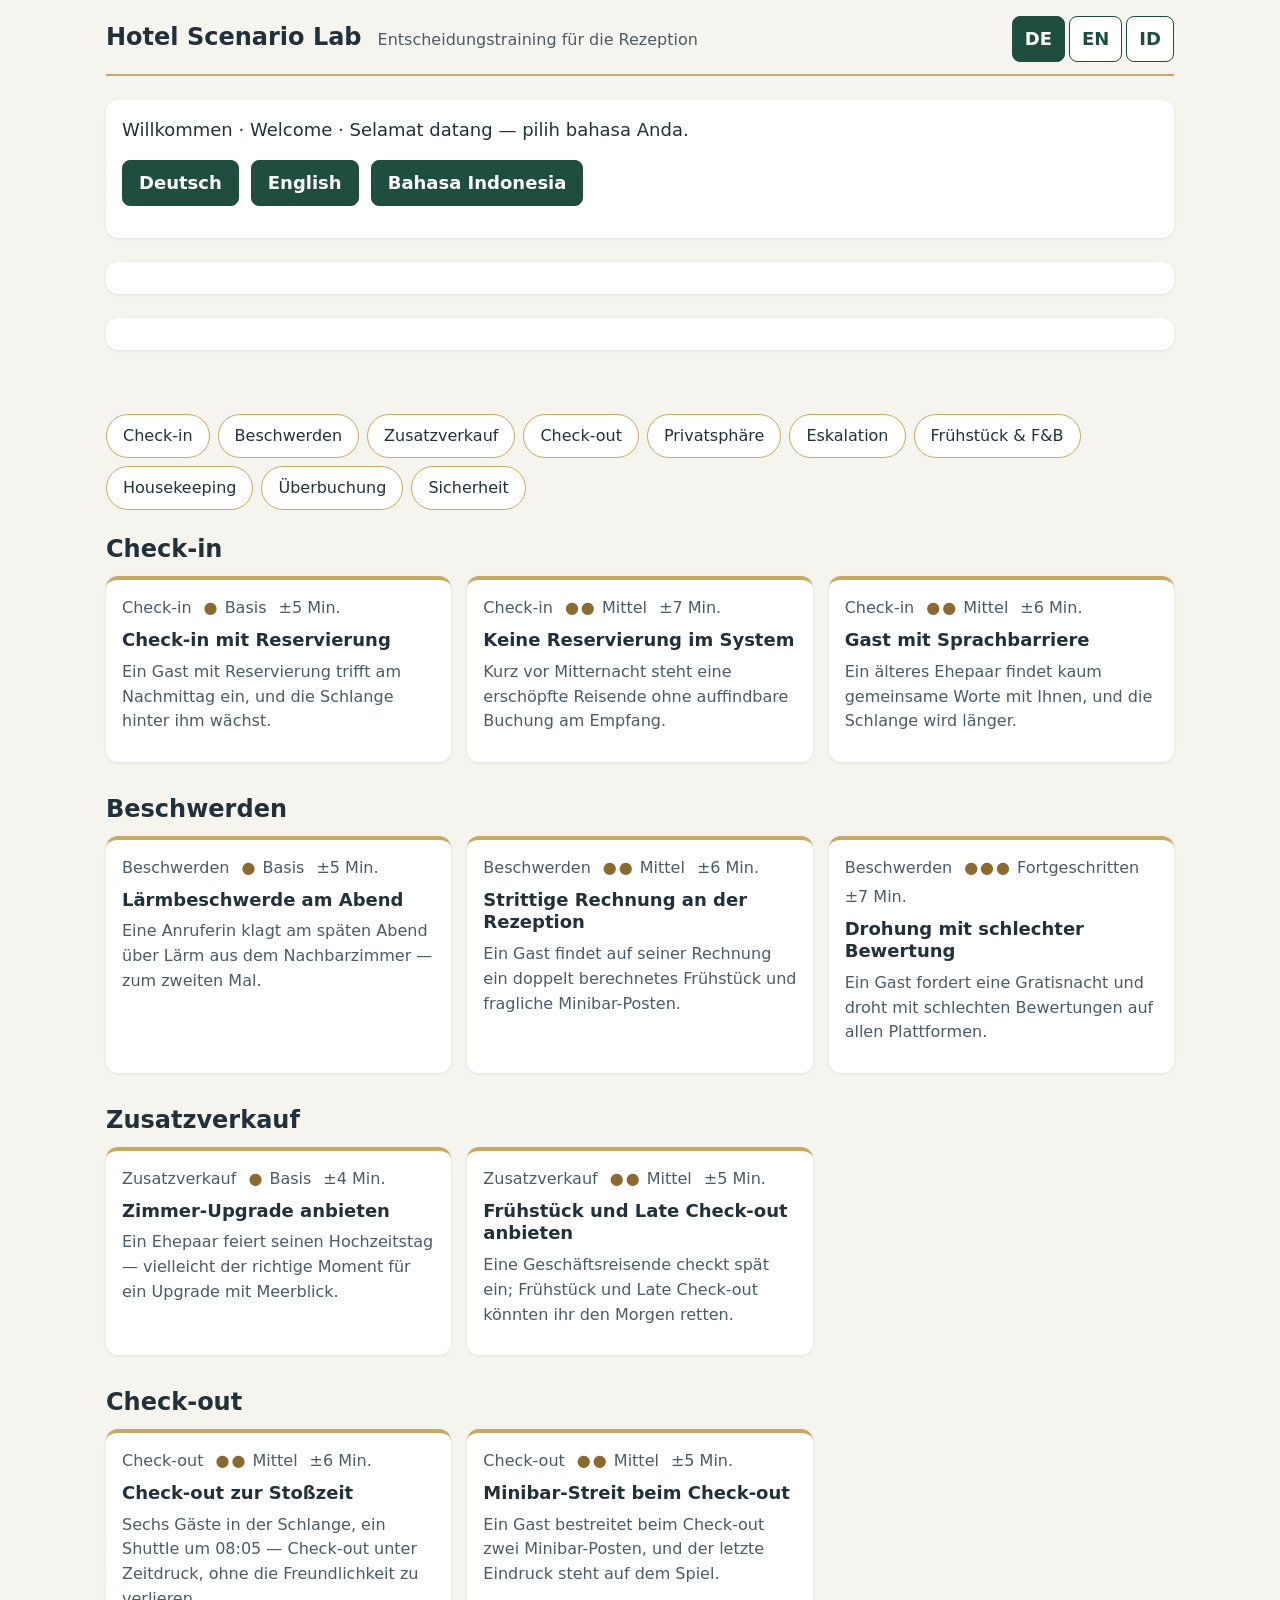
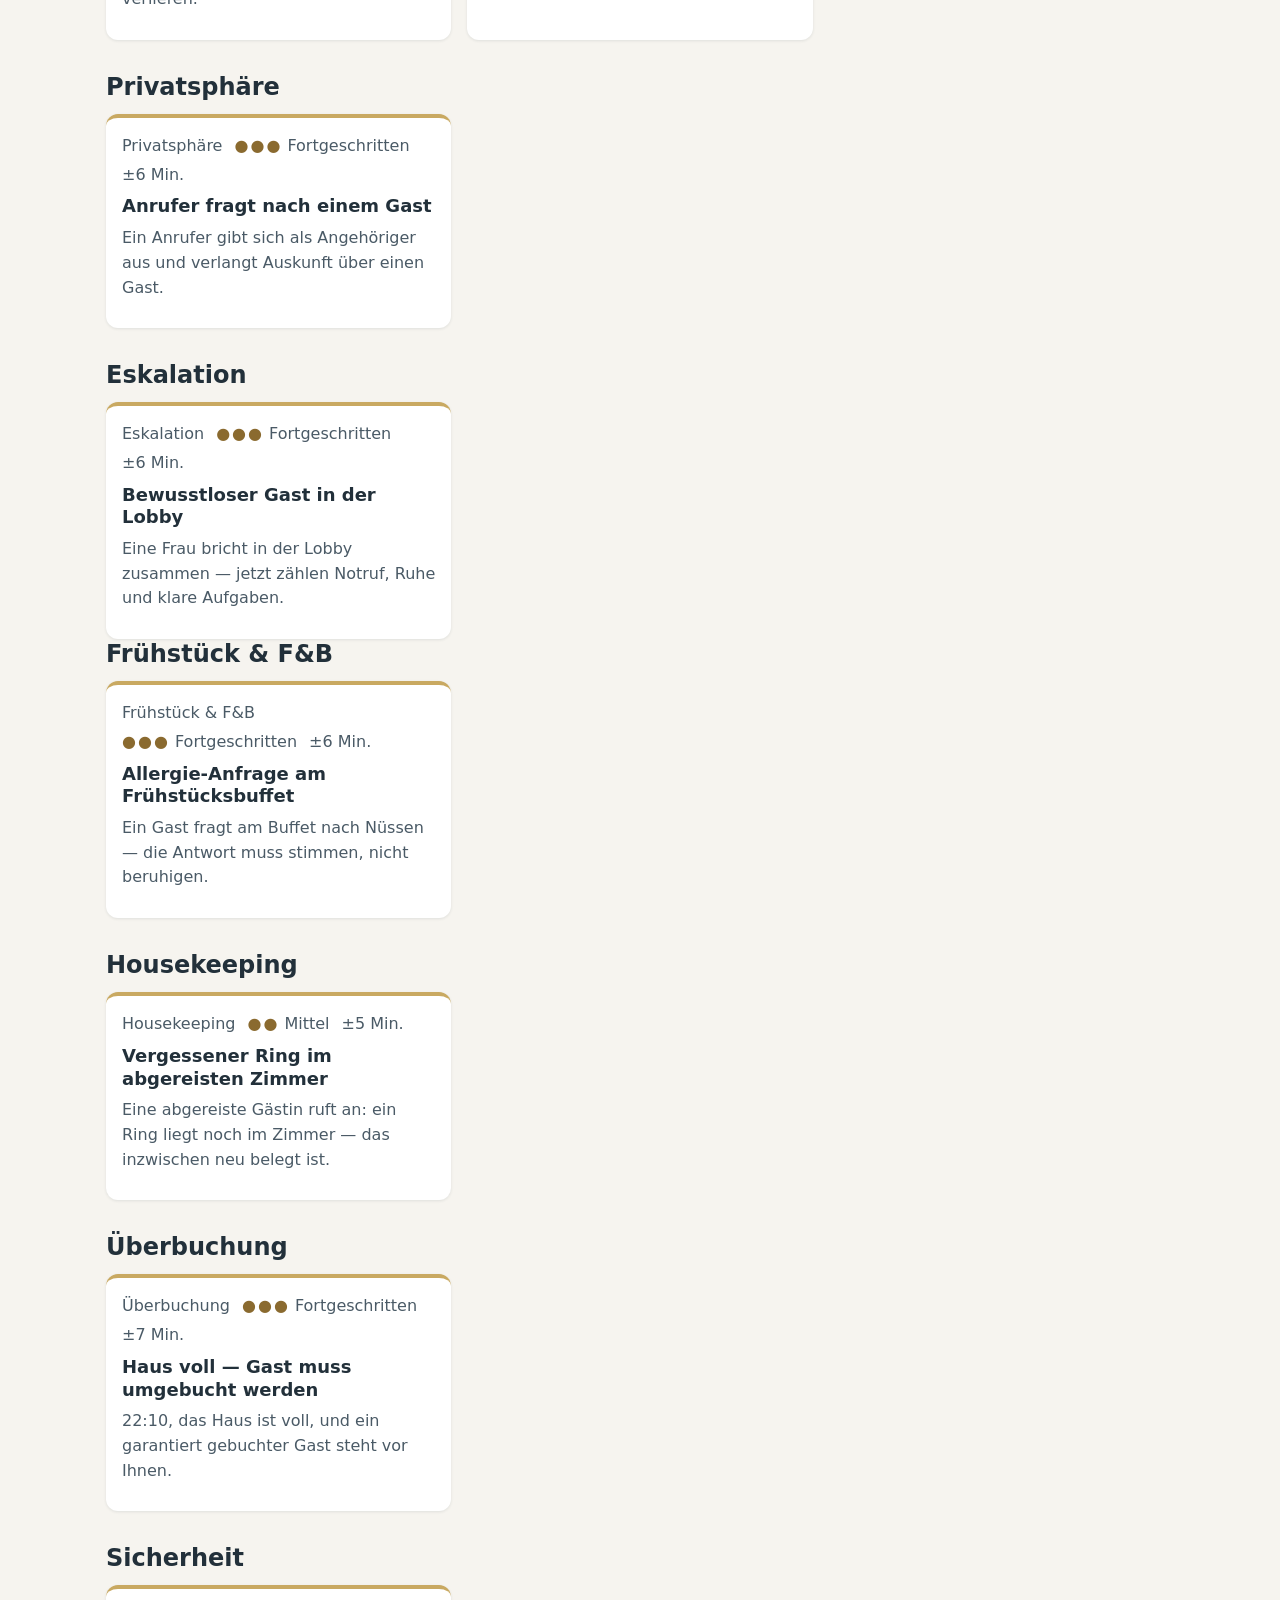
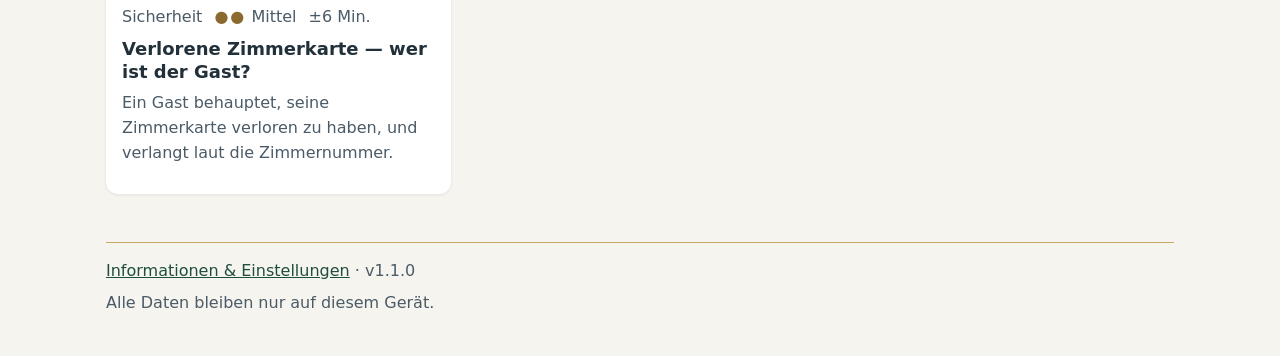
<file: index.html>
<!DOCTYPE html>
<html lang="de">
<head>
  <meta charset="utf-8">
  <meta name="viewport" content="width=device-width, initial-scale=1">
  <title>Hotel Scenario Lab — Entscheidungstraining für die Rezeption</title>
  <link rel="icon" href="assets/favicon.svg" type="image/svg+xml">
  <link rel="stylesheet" href="css/styles.css">
  <script src="i18n/de.js" defer></script>
  <script src="i18n/en.js" defer></script>
  <script src="i18n/id.js" defer></script>
  <script src="data/registry.js" defer></script>
  <script src="data/scenarios/sc-01-checkin-standard.js" defer></script>
  <script src="data/scenarios/sc-02-checkin-no-reservation.js" defer></script>
  <script src="data/scenarios/sc-03-checkin-language-barrier.js" defer></script>
  <script src="data/scenarios/sc-04-complaint-noise.js" defer></script>
  <script src="data/scenarios/sc-05-complaint-billing.js" defer></script>
  <script src="data/scenarios/sc-06-complaint-review-threat.js" defer></script>
  <script src="data/scenarios/sc-07-upsell-arrival.js" defer></script>
  <script src="data/scenarios/sc-08-upsell-services.js" defer></script>
  <script src="data/scenarios/sc-09-checkout-rush.js" defer></script>
  <script src="data/scenarios/sc-10-checkout-minibar-dispute.js" defer></script>
  <script src="data/scenarios/sc-11-privacy-caller.js" defer></script>
  <script src="data/scenarios/sc-12-escalation-collapse.js" defer></script>
  <script src="data/scenarios/sc-13-fnb-breakfast-allergy.js" defer></script>
  <script src="data/scenarios/sc-14-housekeeping-lost-property.js" defer></script>
  <script src="data/scenarios/sc-15-overbooking-walk.js" defer></script>
  <script src="data/scenarios/sc-16-security-duplicate-key.js" defer></script>
  <script src="js/store.js" defer></script>
  <script src="js/i18n.js" defer></script>
  <script src="js/engine.js" defer></script>
  <script src="js/ui.js" defer></script>
  <script src="js/app-index.js" defer></script>
</head>
<body class="page">
  <script>document.documentElement.classList.add("js")</script>
  <a class="skip-link" href="#main" data-i18n="ui.skip">Zum Inhalt springen</a>
  <header class="app-header">
    <h1 class="app-header__name"><a href="index.html" data-i18n="ui.nav.appName">Hotel Scenario Lab</a></h1>
    <p class="app-header__sub" data-i18n="ui.nav.subtitle">Entscheidungstraining für die Rezeption</p>
    <div class="lang-switch-slot js-only" id="lang-switch-slot"></div>
  </header>
  <main id="main" tabindex="-1">
    <div id="banners" aria-live="polite"></div>
    <noscript>
      <p lang="de">Die interaktiven Übungen benötigen JavaScript. Der Katalog und die Informationsseite bleiben lesbar.</p>
      <p lang="en">The interactive practice requires JavaScript. The catalogue and the information page remain readable.</p>
      <p lang="id">Latihan interaktif memerlukan JavaScript. Katalog dan halaman informasi tetap dapat dibaca.</p>
    </noscript>
    <div id="first-visit" class="js-only"></div>
    <section id="totd" class="js-only panel" aria-labelledby="totd-title"></section>
    <div id="progress-summary" class="js-only"></div>
    <section id="drill" class="js-only panel" aria-labelledby="drill-title"></section>
    <div id="catalog-filter" class="js-only"></div>
    <p id="catalog-count" class="filter-count js-only" aria-live="polite"></p>
    <nav class="chip-nav" aria-label="Kategorien">
      <ul class="chip-row">
        <li><a class="chip" href="#cat-checkin" data-i18n="ui.home.cat.checkin">Check-in</a></li>
        <li><a class="chip" href="#cat-complaint" data-i18n="ui.home.cat.complaint">Beschwerden</a></li>
        <li><a class="chip" href="#cat-upsell" data-i18n="ui.home.cat.upsell">Zusatzverkauf</a></li>
        <li><a class="chip" href="#cat-checkout" data-i18n="ui.home.cat.checkout">Check-out</a></li>
        <li><a class="chip" href="#cat-privacy" data-i18n="ui.home.cat.privacy">Privatsphäre</a></li>
        <li><a class="chip" href="#cat-escalation" data-i18n="ui.home.cat.escalation">Eskalation</a></li>
        <li><a class="chip" href="#cat-fnb" data-i18n="ui.home.cat.fnb">Frühstück &amp; F&amp;B</a></li>
        <li><a class="chip" href="#cat-housekeeping" data-i18n="ui.home.cat.housekeeping">Housekeeping</a></li>
        <li><a class="chip" href="#cat-overbooking" data-i18n="ui.home.cat.overbooking">Überbuchung</a></li>
        <li><a class="chip" href="#cat-security" data-i18n="ui.home.cat.security">Sicherheit</a></li>
      </ul>
    </nav>
    <div id="catalog">
      <section class="catalog-section" id="cat-checkin">
        <h2>Check-in</h2>
        <div class="catalog-grid">
          <a class="card" href="scenario.html?id=sc-01-checkin-standard">
            <p class="card__meta"><span>Check-in</span> <span><span class="dots" aria-hidden="true">●</span> Basis</span> <span>±5 Min.</span></p>
            <h3>Check-in mit Reservierung</h3>
            <p class="card__summary">Ein Gast mit Reservierung trifft am Nachmittag ein, und die Schlange hinter ihm wächst.</p>
          </a>
          <a class="card" href="scenario.html?id=sc-02-checkin-no-reservation">
            <p class="card__meta"><span>Check-in</span> <span><span class="dots" aria-hidden="true">●●</span> Mittel</span> <span>±7 Min.</span></p>
            <h3>Keine Reservierung im System</h3>
            <p class="card__summary">Kurz vor Mitternacht steht eine erschöpfte Reisende ohne auffindbare Buchung am Empfang.</p>
          </a>
          <a class="card" href="scenario.html?id=sc-03-checkin-language-barrier">
            <p class="card__meta"><span>Check-in</span> <span><span class="dots" aria-hidden="true">●●</span> Mittel</span> <span>±6 Min.</span></p>
            <h3>Gast mit Sprachbarriere</h3>
            <p class="card__summary">Ein älteres Ehepaar findet kaum gemeinsame Worte mit Ihnen, und die Schlange wird länger.</p>
          </a>
        </div>
      </section>
      <section class="catalog-section" id="cat-complaint">
        <h2>Beschwerden</h2>
        <div class="catalog-grid">
          <a class="card" href="scenario.html?id=sc-04-complaint-noise">
            <p class="card__meta"><span>Beschwerden</span> <span><span class="dots" aria-hidden="true">●</span> Basis</span> <span>±5 Min.</span></p>
            <h3>Lärmbeschwerde am Abend</h3>
            <p class="card__summary">Eine Anruferin klagt am späten Abend über Lärm aus dem Nachbarzimmer — zum zweiten Mal.</p>
          </a>
          <a class="card" href="scenario.html?id=sc-05-complaint-billing">
            <p class="card__meta"><span>Beschwerden</span> <span><span class="dots" aria-hidden="true">●●</span> Mittel</span> <span>±6 Min.</span></p>
            <h3>Strittige Rechnung an der Rezeption</h3>
            <p class="card__summary">Ein Gast findet auf seiner Rechnung ein doppelt berechnetes Frühstück und fragliche Minibar-Posten.</p>
          </a>
          <a class="card" href="scenario.html?id=sc-06-complaint-review-threat">
            <p class="card__meta"><span>Beschwerden</span> <span><span class="dots" aria-hidden="true">●●●</span> Fortgeschritten</span> <span>±7 Min.</span></p>
            <h3>Drohung mit schlechter Bewertung</h3>
            <p class="card__summary">Ein Gast fordert eine Gratisnacht und droht mit schlechten Bewertungen auf allen Plattformen.</p>
          </a>
        </div>
      </section>
      <section class="catalog-section" id="cat-upsell">
        <h2>Zusatzverkauf</h2>
        <div class="catalog-grid">
          <a class="card" href="scenario.html?id=sc-07-upsell-arrival">
            <p class="card__meta"><span>Zusatzverkauf</span> <span><span class="dots" aria-hidden="true">●</span> Basis</span> <span>±4 Min.</span></p>
            <h3>Zimmer-Upgrade anbieten</h3>
            <p class="card__summary">Ein Ehepaar feiert seinen Hochzeitstag — vielleicht der richtige Moment für ein Upgrade mit Meerblick.</p>
          </a>
          <a class="card" href="scenario.html?id=sc-08-upsell-services">
            <p class="card__meta"><span>Zusatzverkauf</span> <span><span class="dots" aria-hidden="true">●●</span> Mittel</span> <span>±5 Min.</span></p>
            <h3>Frühstück und Late Check-out anbieten</h3>
            <p class="card__summary">Eine Geschäftsreisende checkt spät ein; Frühstück und Late Check-out könnten ihr den Morgen retten.</p>
          </a>
        </div>
      </section>
      <section class="catalog-section" id="cat-checkout">
        <h2>Check-out</h2>
        <div class="catalog-grid">
          <a class="card" href="scenario.html?id=sc-09-checkout-rush">
            <p class="card__meta"><span>Check-out</span> <span><span class="dots" aria-hidden="true">●●</span> Mittel</span> <span>±6 Min.</span></p>
            <h3>Check-out zur Stoßzeit</h3>
            <p class="card__summary">Sechs Gäste in der Schlange, ein Shuttle um 08:05 — Check-out unter Zeitdruck, ohne die Freundlichkeit zu verlieren.</p>
          </a>
          <a class="card" href="scenario.html?id=sc-10-checkout-minibar-dispute">
            <p class="card__meta"><span>Check-out</span> <span><span class="dots" aria-hidden="true">●●</span> Mittel</span> <span>±5 Min.</span></p>
            <h3>Minibar-Streit beim Check-out</h3>
            <p class="card__summary">Ein Gast bestreitet beim Check-out zwei Minibar-Posten, und der letzte Eindruck steht auf dem Spiel.</p>
          </a>
        </div>
      </section>
      <section class="catalog-section" id="cat-privacy">
        <h2>Privatsphäre</h2>
        <div class="catalog-grid">
          <a class="card" href="scenario.html?id=sc-11-privacy-caller">
            <p class="card__meta"><span>Privatsphäre</span> <span><span class="dots" aria-hidden="true">●●●</span> Fortgeschritten</span> <span>±6 Min.</span></p>
            <h3>Anrufer fragt nach einem Gast</h3>
            <p class="card__summary">Ein Anrufer gibt sich als Angehöriger aus und verlangt Auskunft über einen Gast.</p>
          </a>
        </div>
      </section>
      <section class="catalog-section" id="cat-escalation">
        <h2>Eskalation</h2>
        <div class="catalog-grid">
          <a class="card" href="scenario.html?id=sc-12-escalation-collapse">
            <p class="card__meta"><span>Eskalation</span> <span><span class="dots" aria-hidden="true">●●●</span> Fortgeschritten</span> <span>±6 Min.</span></p>
            <h3>Bewusstloser Gast in der Lobby</h3>
            <p class="card__summary">Eine Frau bricht in der Lobby zusammen — jetzt zählen Notruf, Ruhe und klare Aufgaben.</p>
          </a>
        </div>
      <section class="catalog-section" id="cat-fnb">
        <h2>Frühstück &amp; F&amp;B</h2>
        <div class="catalog-grid">
          <a class="card" href="scenario.html?id=sc-13-fnb-breakfast-allergy"><p class="card__meta"><span>Frühstück &amp; F&amp;B</span> <span><span class="dots" aria-hidden="true">●●●</span> Fortgeschritten</span> <span>±6 Min.</span></p><h3>Allergie-Anfrage am Frühstücksbuffet</h3><p class="card__summary">Ein Gast fragt am Buffet nach Nüssen — die Antwort muss stimmen, nicht beruhigen.</p></a>
        </div>
      </section>
      <section class="catalog-section" id="cat-housekeeping">
        <h2>Housekeeping</h2>
        <div class="catalog-grid">
          <a class="card" href="scenario.html?id=sc-14-housekeeping-lost-property"><p class="card__meta"><span>Housekeeping</span> <span><span class="dots" aria-hidden="true">●●</span> Mittel</span> <span>±5 Min.</span></p><h3>Vergessener Ring im abgereisten Zimmer</h3><p class="card__summary">Eine abgereiste Gästin ruft an: ein Ring liegt noch im Zimmer — das inzwischen neu belegt ist.</p></a>
        </div>
      </section>
      <section class="catalog-section" id="cat-overbooking">
        <h2>Überbuchung</h2>
        <div class="catalog-grid">
          <a class="card" href="scenario.html?id=sc-15-overbooking-walk"><p class="card__meta"><span>Überbuchung</span> <span><span class="dots" aria-hidden="true">●●●</span> Fortgeschritten</span> <span>±7 Min.</span></p><h3>Haus voll — Gast muss umgebucht werden</h3><p class="card__summary">22:10, das Haus ist voll, und ein garantiert gebuchter Gast steht vor Ihnen.</p></a>
        </div>
      </section>
      <section class="catalog-section" id="cat-security">
        <h2>Sicherheit</h2>
        <div class="catalog-grid">
          <a class="card" href="scenario.html?id=sc-16-security-duplicate-key"><p class="card__meta"><span>Sicherheit</span> <span><span class="dots" aria-hidden="true">●●</span> Mittel</span> <span>±6 Min.</span></p><h3>Verlorene Zimmerkarte — wer ist der Gast?</h3><p class="card__summary">Ein Gast behauptet, seine Zimmerkarte verloren zu haben, und verlangt laut die Zimmernummer.</p></a>
        </div>
      </section>
    </div>
  <footer class="footer">
    <p><a href="info.html" data-i18n="ui.nav.infoLink">Informationen &amp; Einstellungen</a> · v1.1.0</p>
    <p data-i18n="ui.nav.privacyLine">Alle Daten bleiben nur auf diesem Gerät.</p>
  </footer>
</body>
</html>
</file>
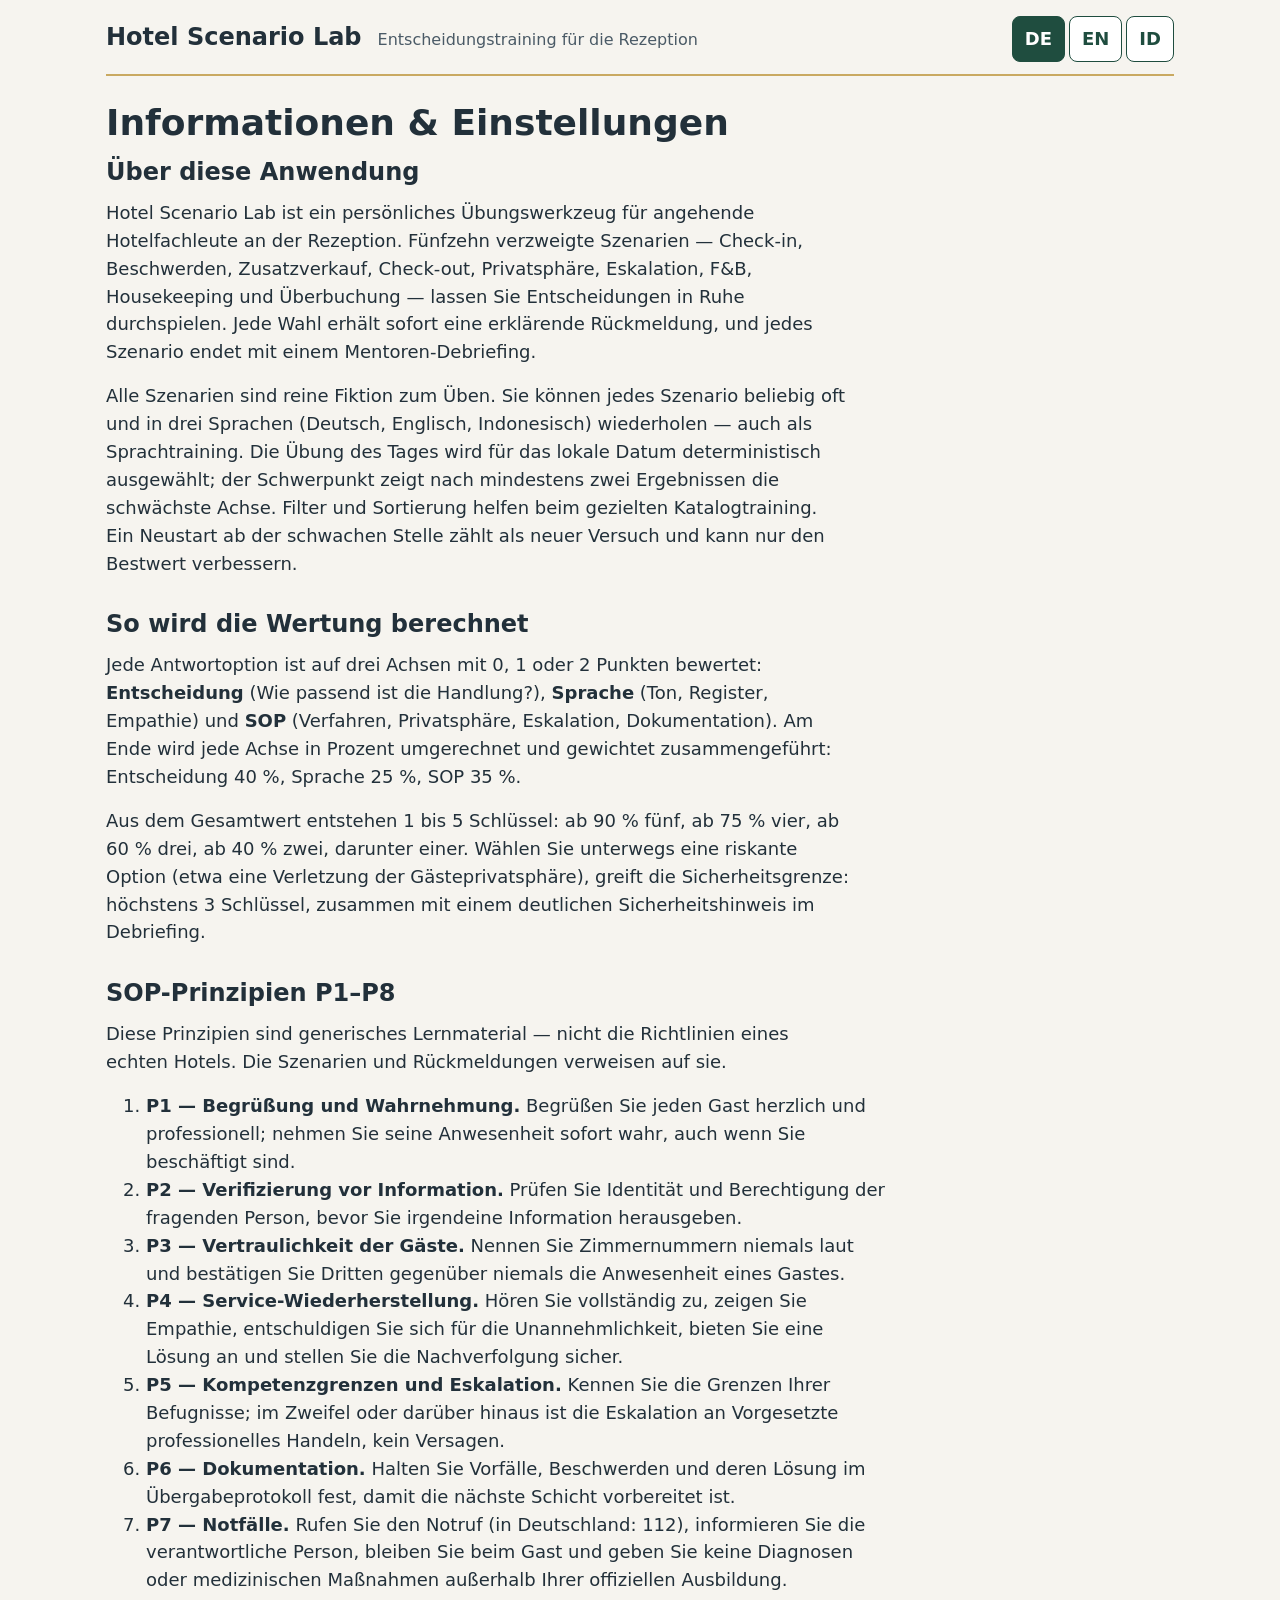
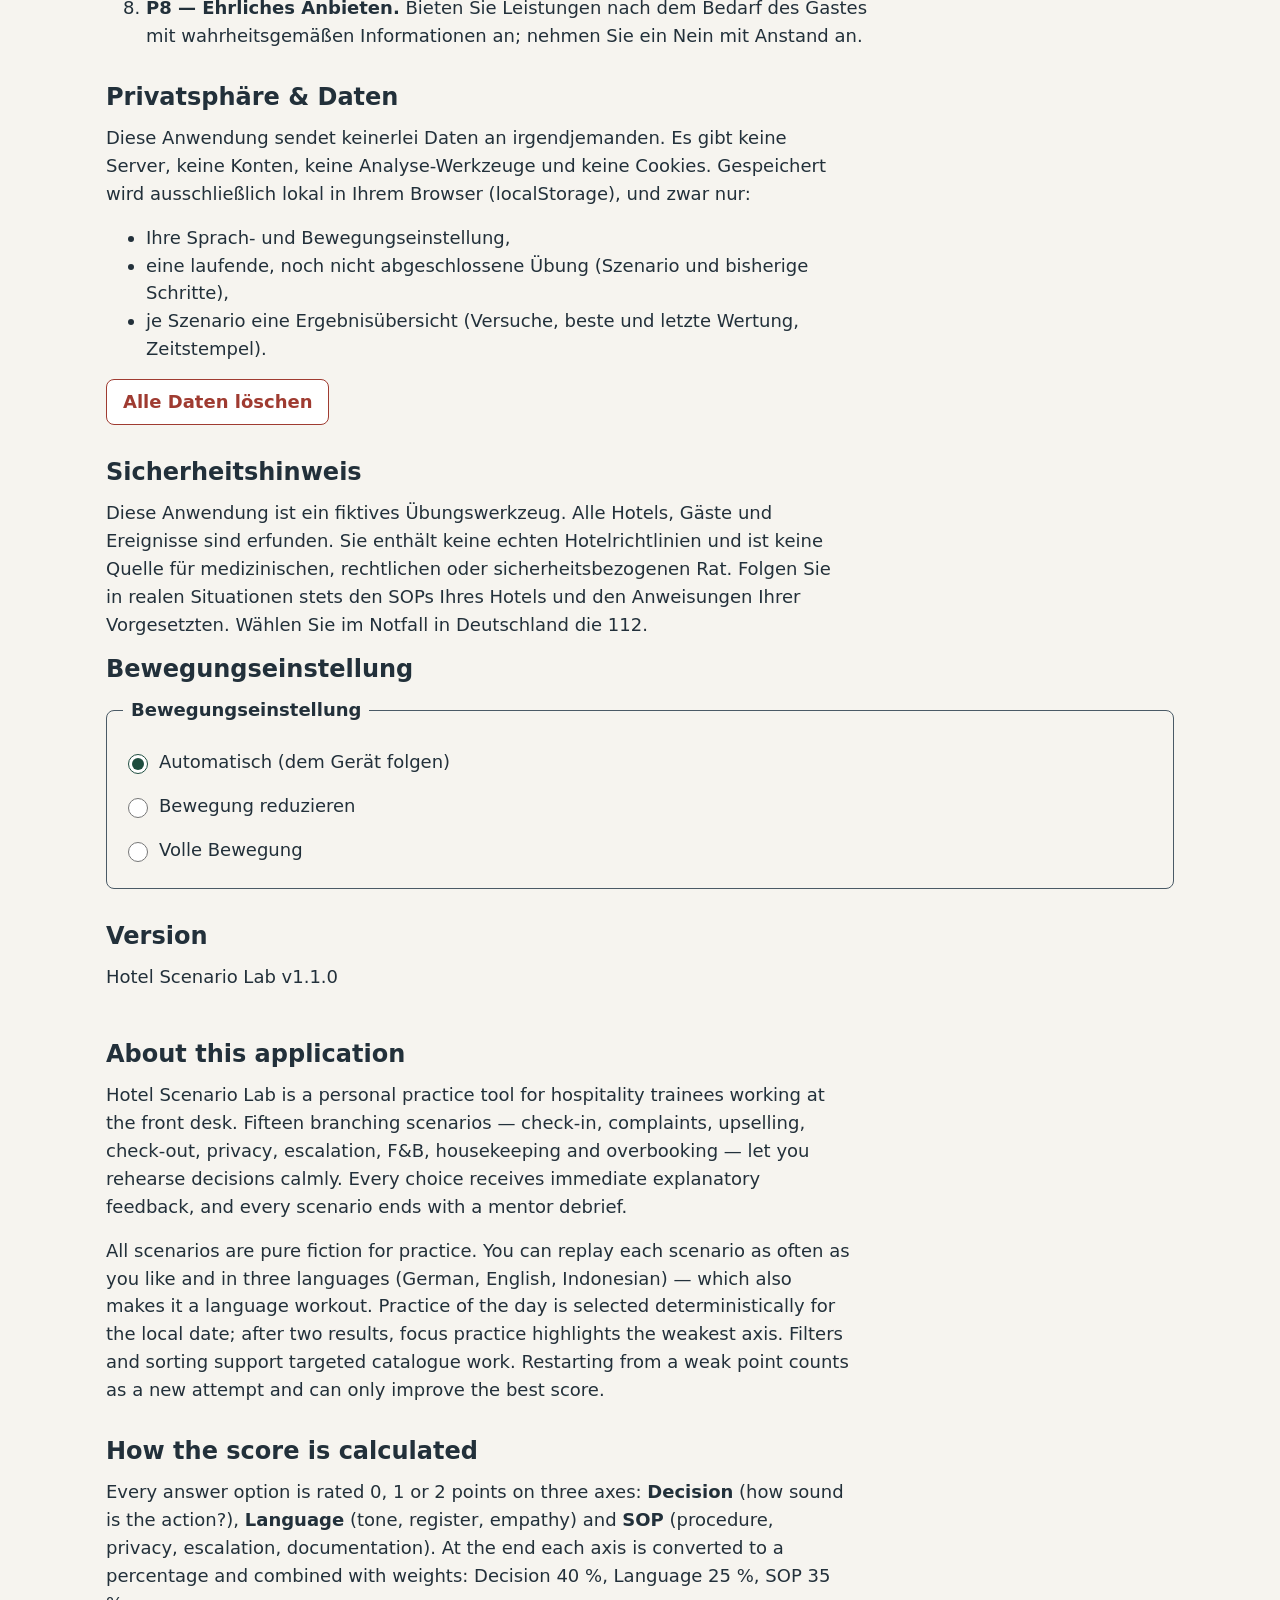
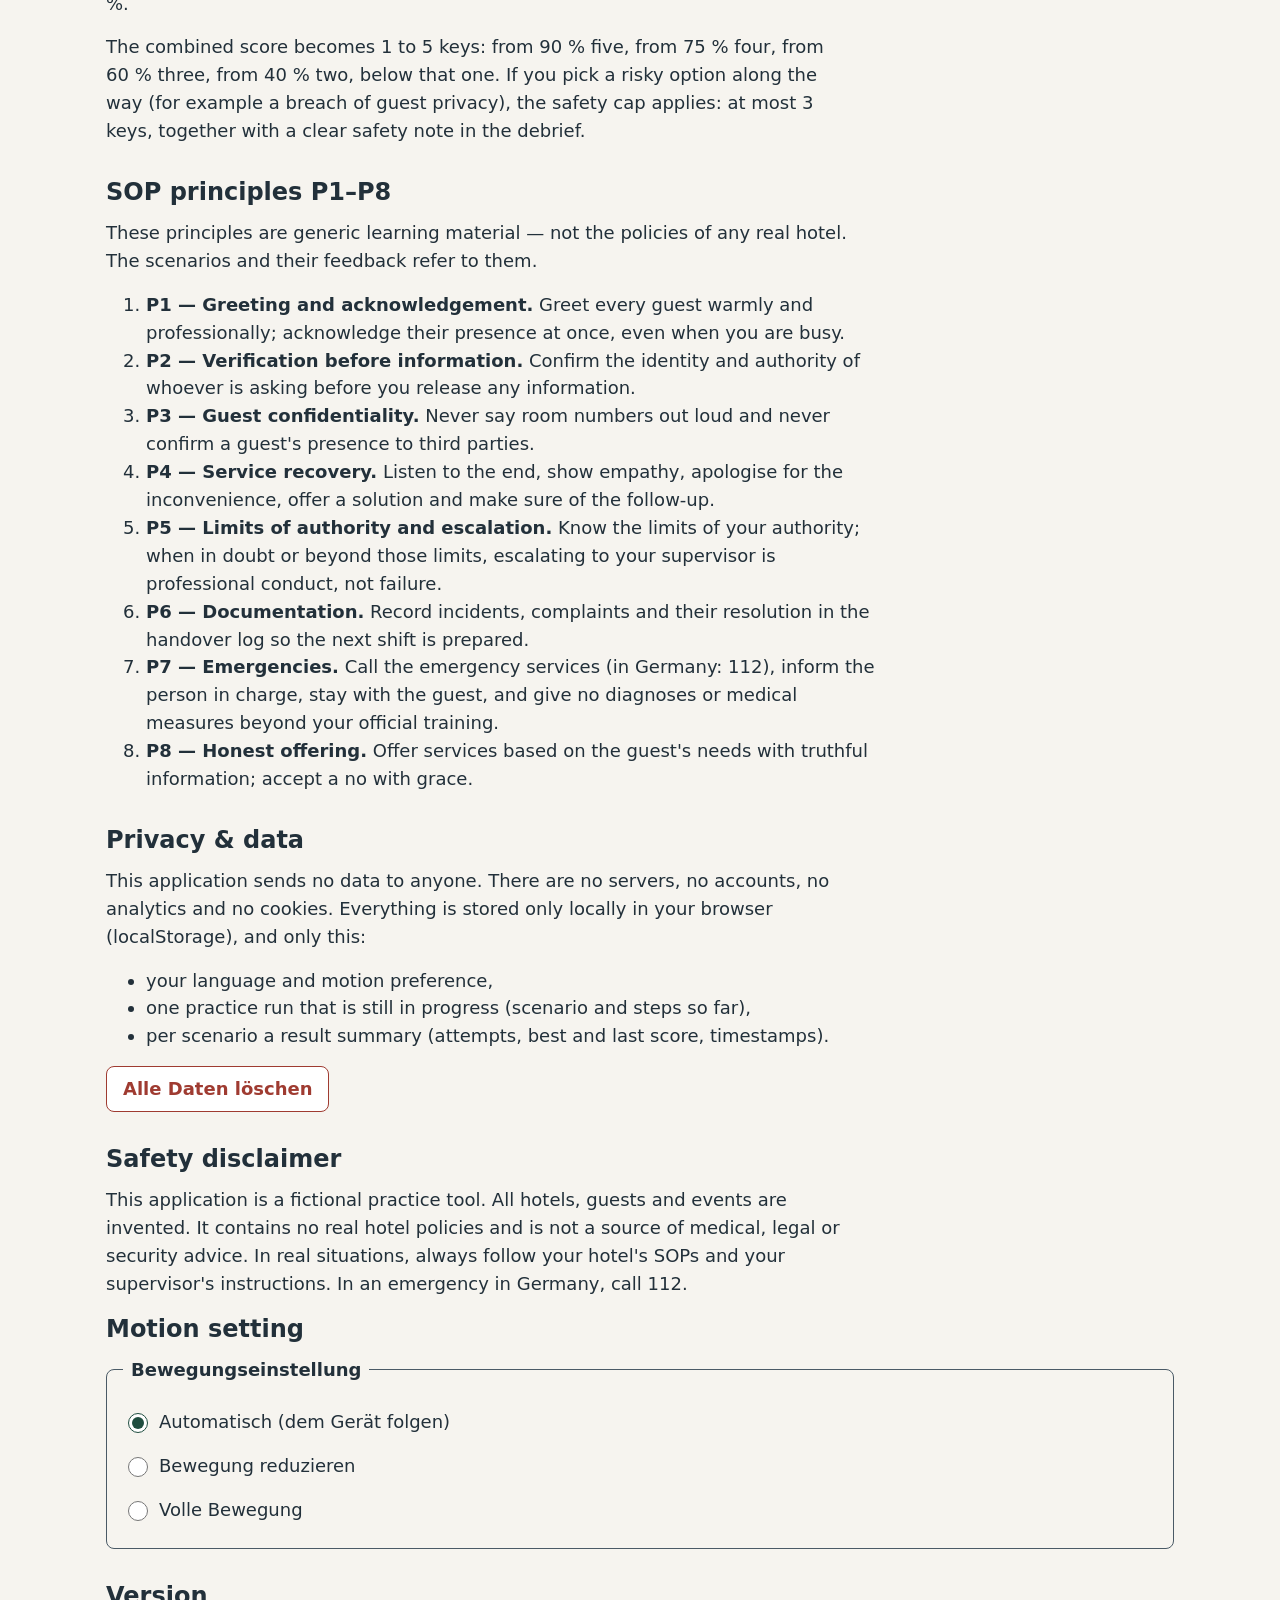
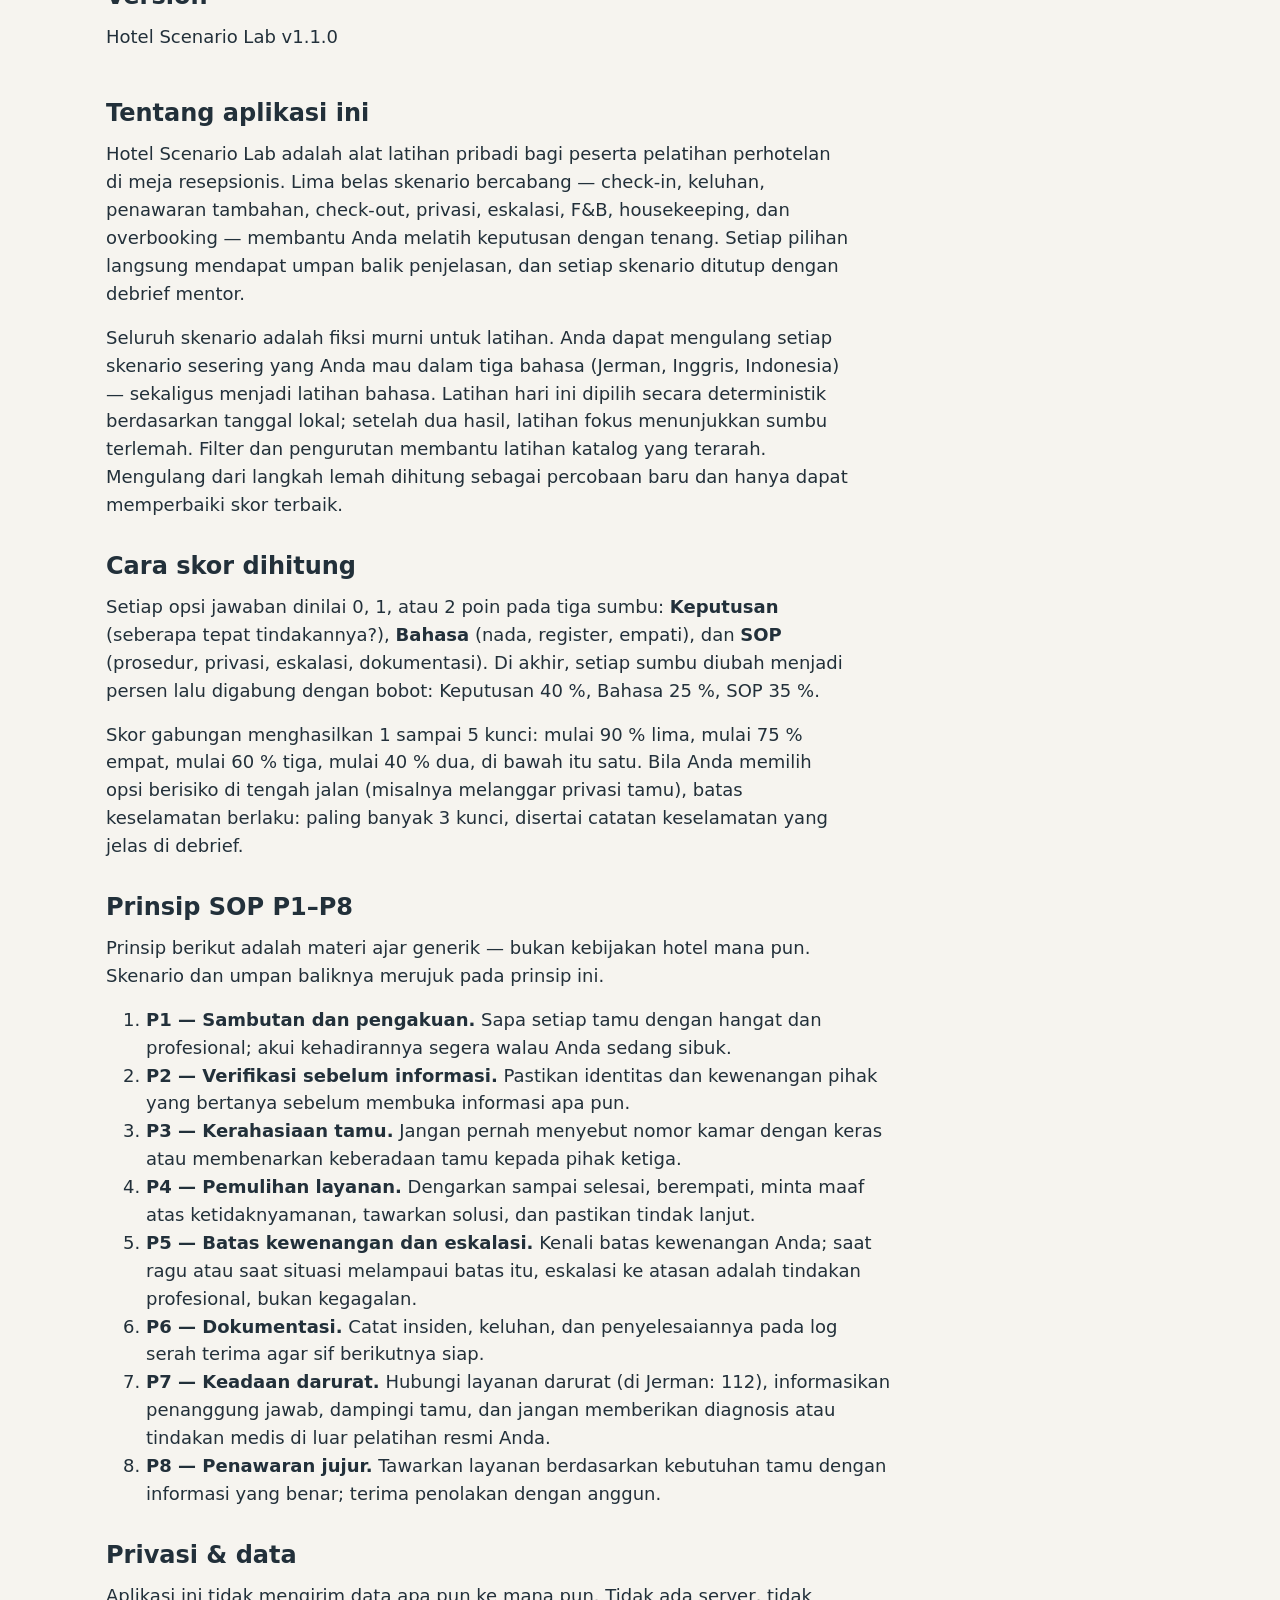
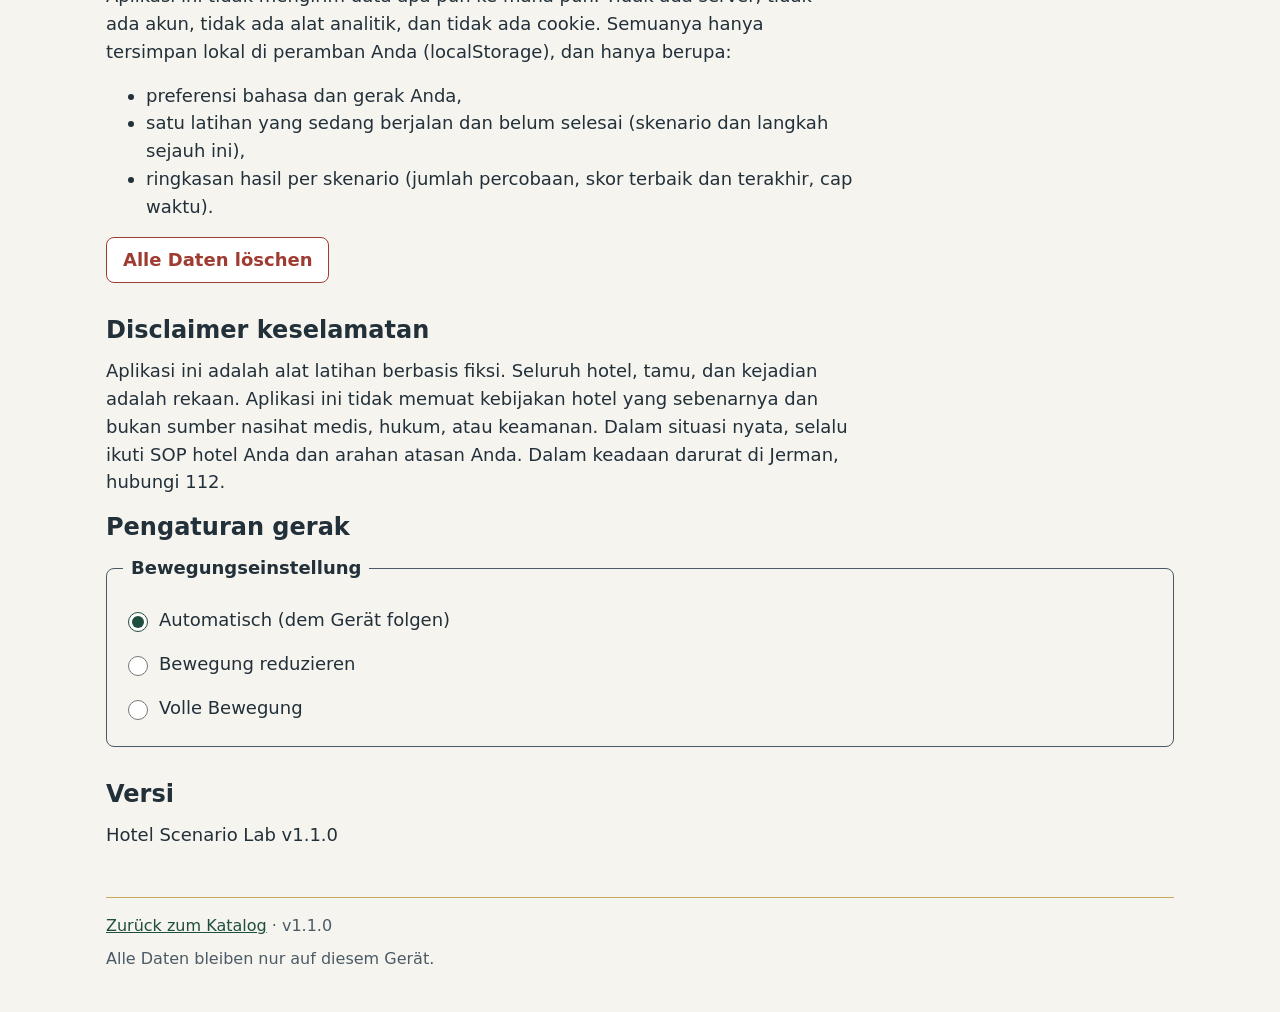
<file: info.html>
<!DOCTYPE html>
<html lang="de">
<head>
  <meta charset="utf-8">
  <meta name="viewport" content="width=device-width, initial-scale=1">
  <title>Informationen &amp; Einstellungen — Hotel Scenario Lab</title>
  <link rel="icon" href="assets/favicon.svg" type="image/svg+xml">
  <link rel="stylesheet" href="css/styles.css">
  <script src="i18n/de.js" defer></script>
  <script src="i18n/en.js" defer></script>
  <script src="i18n/id.js" defer></script>
  <script src="js/store.js" defer></script>
  <script src="js/i18n.js" defer></script>
  <script src="js/engine.js" defer></script>
  <script src="js/ui.js" defer></script>
  <script src="js/app-info.js" defer></script>
</head>
<body class="page">
  <script>document.documentElement.classList.add("js")</script>
  <a class="skip-link" href="#main" data-i18n="ui.skip">Zum Inhalt springen</a>
  <header class="app-header">
    <p class="app-header__name"><a href="index.html" data-i18n="ui.nav.appName">Hotel Scenario Lab</a></p>
    <p class="app-header__sub" data-i18n="ui.nav.subtitle">Entscheidungstraining für die Rezeption</p>
    <div class="lang-switch-slot js-only" id="lang-switch-slot"></div>
  </header>
  <main id="main" tabindex="-1">
    <div id="banners" aria-live="polite"></div>
    <h1 data-i18n="ui.nav.infoLink">Informationen &amp; Einstellungen</h1>

    <section class="info-lang" lang="de">
      <h2>Über diese Anwendung</h2>
      <p>Hotel Scenario Lab ist ein persönliches Übungswerkzeug für angehende Hotelfachleute an der Rezeption. Fünfzehn verzweigte Szenarien — Check-in, Beschwerden, Zusatzverkauf, Check-out, Privatsphäre, Eskalation, F&amp;B, Housekeeping und Überbuchung — lassen Sie Entscheidungen in Ruhe durchspielen. Jede Wahl erhält sofort eine erklärende Rückmeldung, und jedes Szenario endet mit einem Mentoren-Debriefing.</p>
      <p>Alle Szenarien sind reine Fiktion zum Üben. Sie können jedes Szenario beliebig oft und in drei Sprachen (Deutsch, Englisch, Indonesisch) wiederholen — auch als Sprachtraining. Die Übung des Tages wird für das lokale Datum deterministisch ausgewählt; der Schwerpunkt zeigt nach mindestens zwei Ergebnissen die schwächste Achse. Filter und Sortierung helfen beim gezielten Katalogtraining. Ein Neustart ab der schwachen Stelle zählt als neuer Versuch und kann nur den Bestwert verbessern.</p>
      <h2>So wird die Wertung berechnet</h2>
      <p>Jede Antwortoption ist auf drei Achsen mit 0, 1 oder 2 Punkten bewertet: <strong>Entscheidung</strong> (Wie passend ist die Handlung?), <strong>Sprache</strong> (Ton, Register, Empathie) und <strong>SOP</strong> (Verfahren, Privatsphäre, Eskalation, Dokumentation). Am Ende wird jede Achse in Prozent umgerechnet und gewichtet zusammengeführt: Entscheidung 40 %, Sprache 25 %, SOP 35 %.</p>
      <p>Aus dem Gesamtwert entstehen 1 bis 5 Schlüssel: ab 90 % fünf, ab 75 % vier, ab 60 % drei, ab 40 % zwei, darunter einer. Wählen Sie unterwegs eine riskante Option (etwa eine Verletzung der Gästeprivatsphäre), greift die Sicherheitsgrenze: höchstens 3 Schlüssel, zusammen mit einem deutlichen Sicherheitshinweis im Debriefing.</p>
      <h2>SOP-Prinzipien P1–P8</h2>
      <p>Diese Prinzipien sind generisches Lernmaterial — nicht die Richtlinien eines echten Hotels. Die Szenarien und Rückmeldungen verweisen auf sie.</p>
      <ol>
        <li><strong>P1 — Begrüßung und Wahrnehmung.</strong> Begrüßen Sie jeden Gast herzlich und professionell; nehmen Sie seine Anwesenheit sofort wahr, auch wenn Sie beschäftigt sind.</li>
        <li><strong>P2 — Verifizierung vor Information.</strong> Prüfen Sie Identität und Berechtigung der fragenden Person, bevor Sie irgendeine Information herausgeben.</li>
        <li><strong>P3 — Vertraulichkeit der Gäste.</strong> Nennen Sie Zimmernummern niemals laut und bestätigen Sie Dritten gegenüber niemals die Anwesenheit eines Gastes.</li>
        <li><strong>P4 — Service-Wiederherstellung.</strong> Hören Sie vollständig zu, zeigen Sie Empathie, entschuldigen Sie sich für die Unannehmlichkeit, bieten Sie eine Lösung an und stellen Sie die Nachverfolgung sicher.</li>
        <li><strong>P5 — Kompetenzgrenzen und Eskalation.</strong> Kennen Sie die Grenzen Ihrer Befugnisse; im Zweifel oder darüber hinaus ist die Eskalation an Vorgesetzte professionelles Handeln, kein Versagen.</li>
        <li><strong>P6 — Dokumentation.</strong> Halten Sie Vorfälle, Beschwerden und deren Lösung im Übergabeprotokoll fest, damit die nächste Schicht vorbereitet ist.</li>
        <li><strong>P7 — Notfälle.</strong> Rufen Sie den Notruf (in Deutschland: 112), informieren Sie die verantwortliche Person, bleiben Sie beim Gast und geben Sie keine Diagnosen oder medizinischen Maßnahmen außerhalb Ihrer offiziellen Ausbildung.</li>
        <li><strong>P8 — Ehrliches Anbieten.</strong> Bieten Sie Leistungen nach dem Bedarf des Gastes mit wahrheitsgemäßen Informationen an; nehmen Sie ein Nein mit Anstand an.</li>
      </ol>
      <h2>Privatsphäre &amp; Daten</h2>
      <p>Diese Anwendung sendet keinerlei Daten an irgendjemanden. Es gibt keine Server, keine Konten, keine Analyse-Werkzeuge und keine Cookies. Gespeichert wird ausschließlich lokal in Ihrem Browser (localStorage), und zwar nur:</p>
      <ul>
        <li>Ihre Sprach- und Bewegungseinstellung,</li>
        <li>eine laufende, noch nicht abgeschlossene Übung (Szenario und bisherige Schritte),</li>
        <li>je Szenario eine Ergebnisübersicht (Versuche, beste und letzte Wertung, Zeitstempel).</li>
      </ul>
      <div class="js-only" data-delete-slot></div>
      <p class="no-js-only">Das Löschen der Daten benötigt JavaScript — oder löschen Sie die Website-Daten über die Einstellungen Ihres Browsers.</p>
      <h2>Sicherheitshinweis</h2>
      <p>Diese Anwendung ist ein fiktives Übungswerkzeug. Alle Hotels, Gäste und Ereignisse sind erfunden. Sie enthält keine echten Hotelrichtlinien und ist keine Quelle für medizinischen, rechtlichen oder sicherheitsbezogenen Rat. Folgen Sie in realen Situationen stets den SOPs Ihres Hotels und den Anweisungen Ihrer Vorgesetzten. Wählen Sie im Notfall in Deutschland die 112.</p>
      <div class="js-only">
        <h2>Bewegungseinstellung</h2>
        <div data-motion-slot></div>
      </div>
      <h2>Version</h2>
      <p>Hotel Scenario Lab v1.1.0</p>
    </section>

    <section class="info-lang" lang="en">
      <h2>About this application</h2>
      <p>Hotel Scenario Lab is a personal practice tool for hospitality trainees working at the front desk. Fifteen branching scenarios — check-in, complaints, upselling, check-out, privacy, escalation, F&amp;B, housekeeping and overbooking — let you rehearse decisions calmly. Every choice receives immediate explanatory feedback, and every scenario ends with a mentor debrief.</p>
      <p>All scenarios are pure fiction for practice. You can replay each scenario as often as you like and in three languages (German, English, Indonesian) — which also makes it a language workout. Practice of the day is selected deterministically for the local date; after two results, focus practice highlights the weakest axis. Filters and sorting support targeted catalogue work. Restarting from a weak point counts as a new attempt and can only improve the best score.</p>
      <h2>How the score is calculated</h2>
      <p>Every answer option is rated 0, 1 or 2 points on three axes: <strong>Decision</strong> (how sound is the action?), <strong>Language</strong> (tone, register, empathy) and <strong>SOP</strong> (procedure, privacy, escalation, documentation). At the end each axis is converted to a percentage and combined with weights: Decision 40 %, Language 25 %, SOP 35 %.</p>
      <p>The combined score becomes 1 to 5 keys: from 90 % five, from 75 % four, from 60 % three, from 40 % two, below that one. If you pick a risky option along the way (for example a breach of guest privacy), the safety cap applies: at most 3 keys, together with a clear safety note in the debrief.</p>
      <h2>SOP principles P1–P8</h2>
      <p>These principles are generic learning material — not the policies of any real hotel. The scenarios and their feedback refer to them.</p>
      <ol>
        <li><strong>P1 — Greeting and acknowledgement.</strong> Greet every guest warmly and professionally; acknowledge their presence at once, even when you are busy.</li>
        <li><strong>P2 — Verification before information.</strong> Confirm the identity and authority of whoever is asking before you release any information.</li>
        <li><strong>P3 — Guest confidentiality.</strong> Never say room numbers out loud and never confirm a guest's presence to third parties.</li>
        <li><strong>P4 — Service recovery.</strong> Listen to the end, show empathy, apologise for the inconvenience, offer a solution and make sure of the follow-up.</li>
        <li><strong>P5 — Limits of authority and escalation.</strong> Know the limits of your authority; when in doubt or beyond those limits, escalating to your supervisor is professional conduct, not failure.</li>
        <li><strong>P6 — Documentation.</strong> Record incidents, complaints and their resolution in the handover log so the next shift is prepared.</li>
        <li><strong>P7 — Emergencies.</strong> Call the emergency services (in Germany: 112), inform the person in charge, stay with the guest, and give no diagnoses or medical measures beyond your official training.</li>
        <li><strong>P8 — Honest offering.</strong> Offer services based on the guest's needs with truthful information; accept a no with grace.</li>
      </ol>
      <h2>Privacy &amp; data</h2>
      <p>This application sends no data to anyone. There are no servers, no accounts, no analytics and no cookies. Everything is stored only locally in your browser (localStorage), and only this:</p>
      <ul>
        <li>your language and motion preference,</li>
        <li>one practice run that is still in progress (scenario and steps so far),</li>
        <li>per scenario a result summary (attempts, best and last score, timestamps).</li>
      </ul>
      <div class="js-only" data-delete-slot></div>
      <p class="no-js-only">Deleting the data requires JavaScript — or clear this site's data through your browser settings.</p>
      <h2>Safety disclaimer</h2>
      <p>This application is a fictional practice tool. All hotels, guests and events are invented. It contains no real hotel policies and is not a source of medical, legal or security advice. In real situations, always follow your hotel's SOPs and your supervisor's instructions. In an emergency in Germany, call 112.</p>
      <div class="js-only">
        <h2>Motion setting</h2>
        <div data-motion-slot></div>
      </div>
      <h2>Version</h2>
      <p>Hotel Scenario Lab v1.1.0</p>
    </section>

    <section class="info-lang" lang="id">
      <h2>Tentang aplikasi ini</h2>
      <p>Hotel Scenario Lab adalah alat latihan pribadi bagi peserta pelatihan perhotelan di meja resepsionis. Lima belas skenario bercabang — check-in, keluhan, penawaran tambahan, check-out, privasi, eskalasi, F&amp;B, housekeeping, dan overbooking — membantu Anda melatih keputusan dengan tenang. Setiap pilihan langsung mendapat umpan balik penjelasan, dan setiap skenario ditutup dengan debrief mentor.</p>
      <p>Seluruh skenario adalah fiksi murni untuk latihan. Anda dapat mengulang setiap skenario sesering yang Anda mau dalam tiga bahasa (Jerman, Inggris, Indonesia) — sekaligus menjadi latihan bahasa. Latihan hari ini dipilih secara deterministik berdasarkan tanggal lokal; setelah dua hasil, latihan fokus menunjukkan sumbu terlemah. Filter dan pengurutan membantu latihan katalog yang terarah. Mengulang dari langkah lemah dihitung sebagai percobaan baru dan hanya dapat memperbaiki skor terbaik.</p>
      <h2>Cara skor dihitung</h2>
      <p>Setiap opsi jawaban dinilai 0, 1, atau 2 poin pada tiga sumbu: <strong>Keputusan</strong> (seberapa tepat tindakannya?), <strong>Bahasa</strong> (nada, register, empati), dan <strong>SOP</strong> (prosedur, privasi, eskalasi, dokumentasi). Di akhir, setiap sumbu diubah menjadi persen lalu digabung dengan bobot: Keputusan 40 %, Bahasa 25 %, SOP 35 %.</p>
      <p>Skor gabungan menghasilkan 1 sampai 5 kunci: mulai 90 % lima, mulai 75 % empat, mulai 60 % tiga, mulai 40 % dua, di bawah itu satu. Bila Anda memilih opsi berisiko di tengah jalan (misalnya melanggar privasi tamu), batas keselamatan berlaku: paling banyak 3 kunci, disertai catatan keselamatan yang jelas di debrief.</p>
      <h2>Prinsip SOP P1–P8</h2>
      <p>Prinsip berikut adalah materi ajar generik — bukan kebijakan hotel mana pun. Skenario dan umpan baliknya merujuk pada prinsip ini.</p>
      <ol>
        <li><strong>P1 — Sambutan dan pengakuan.</strong> Sapa setiap tamu dengan hangat dan profesional; akui kehadirannya segera walau Anda sedang sibuk.</li>
        <li><strong>P2 — Verifikasi sebelum informasi.</strong> Pastikan identitas dan kewenangan pihak yang bertanya sebelum membuka informasi apa pun.</li>
        <li><strong>P3 — Kerahasiaan tamu.</strong> Jangan pernah menyebut nomor kamar dengan keras atau membenarkan keberadaan tamu kepada pihak ketiga.</li>
        <li><strong>P4 — Pemulihan layanan.</strong> Dengarkan sampai selesai, berempati, minta maaf atas ketidaknyamanan, tawarkan solusi, dan pastikan tindak lanjut.</li>
        <li><strong>P5 — Batas kewenangan dan eskalasi.</strong> Kenali batas kewenangan Anda; saat ragu atau saat situasi melampaui batas itu, eskalasi ke atasan adalah tindakan profesional, bukan kegagalan.</li>
        <li><strong>P6 — Dokumentasi.</strong> Catat insiden, keluhan, dan penyelesaiannya pada log serah terima agar sif berikutnya siap.</li>
        <li><strong>P7 — Keadaan darurat.</strong> Hubungi layanan darurat (di Jerman: 112), informasikan penanggung jawab, dampingi tamu, dan jangan memberikan diagnosis atau tindakan medis di luar pelatihan resmi Anda.</li>
        <li><strong>P8 — Penawaran jujur.</strong> Tawarkan layanan berdasarkan kebutuhan tamu dengan informasi yang benar; terima penolakan dengan anggun.</li>
      </ol>
      <h2>Privasi &amp; data</h2>
      <p>Aplikasi ini tidak mengirim data apa pun ke mana pun. Tidak ada server, tidak ada akun, tidak ada alat analitik, dan tidak ada cookie. Semuanya hanya tersimpan lokal di peramban Anda (localStorage), dan hanya berupa:</p>
      <ul>
        <li>preferensi bahasa dan gerak Anda,</li>
        <li>satu latihan yang sedang berjalan dan belum selesai (skenario dan langkah sejauh ini),</li>
        <li>ringkasan hasil per skenario (jumlah percobaan, skor terbaik dan terakhir, cap waktu).</li>
      </ul>
      <div class="js-only" data-delete-slot></div>
      <p class="no-js-only">Penghapusan data memerlukan JavaScript, atau hapus data situs melalui pengaturan peramban Anda.</p>
      <h2>Disclaimer keselamatan</h2>
      <p>Aplikasi ini adalah alat latihan berbasis fiksi. Seluruh hotel, tamu, dan kejadian adalah rekaan. Aplikasi ini tidak memuat kebijakan hotel yang sebenarnya dan bukan sumber nasihat medis, hukum, atau keamanan. Dalam situasi nyata, selalu ikuti SOP hotel Anda dan arahan atasan Anda. Dalam keadaan darurat di Jerman, hubungi 112.</p>
      <div class="js-only">
        <h2>Pengaturan gerak</h2>
        <div data-motion-slot></div>
      </div>
      <h2>Versi</h2>
      <p>Hotel Scenario Lab v1.1.0</p>
    </section>
  </main>
  <footer class="footer">
    <p><a href="index.html" data-i18n="ui.nav.backToCatalog">Zurück zum Katalog</a> · v1.1.0</p>
    <p data-i18n="ui.nav.privacyLine">Alle Daten bleiben nur auf diesem Gerät.</p>
  </footer>
</body>
</html>
</file>
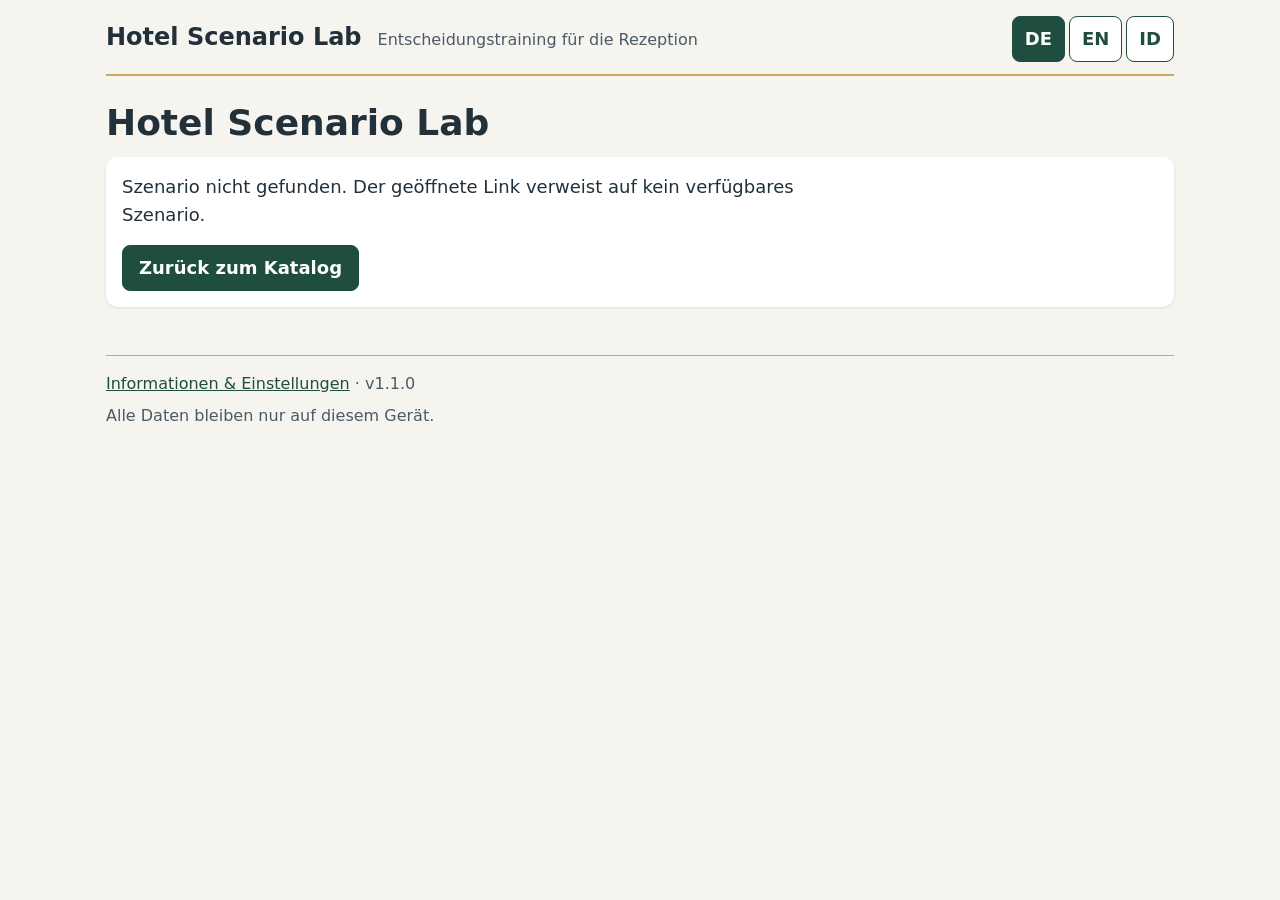
<file: scenario.html>
<!DOCTYPE html>
<html lang="de">
<head>
  <meta charset="utf-8">
  <meta name="viewport" content="width=device-width, initial-scale=1">
  <title>Szenario-Player — Hotel Scenario Lab</title>
  <link rel="icon" href="assets/favicon.svg" type="image/svg+xml">
  <link rel="stylesheet" href="css/styles.css">
  <script src="i18n/de.js" defer></script>
  <script src="i18n/en.js" defer></script>
  <script src="i18n/id.js" defer></script>
  <script src="data/registry.js" defer></script>
  <script src="data/scenarios/sc-01-checkin-standard.js" defer></script>
  <script src="data/scenarios/sc-02-checkin-no-reservation.js" defer></script>
  <script src="data/scenarios/sc-03-checkin-language-barrier.js" defer></script>
  <script src="data/scenarios/sc-04-complaint-noise.js" defer></script>
  <script src="data/scenarios/sc-05-complaint-billing.js" defer></script>
  <script src="data/scenarios/sc-06-complaint-review-threat.js" defer></script>
  <script src="data/scenarios/sc-07-upsell-arrival.js" defer></script>
  <script src="data/scenarios/sc-08-upsell-services.js" defer></script>
  <script src="data/scenarios/sc-09-checkout-rush.js" defer></script>
  <script src="data/scenarios/sc-10-checkout-minibar-dispute.js" defer></script>
  <script src="data/scenarios/sc-11-privacy-caller.js" defer></script>
  <script src="data/scenarios/sc-12-escalation-collapse.js" defer></script>
  <script src="data/scenarios/sc-13-fnb-breakfast-allergy.js" defer></script>
  <script src="data/scenarios/sc-14-housekeeping-lost-property.js" defer></script>
  <script src="data/scenarios/sc-15-overbooking-walk.js" defer></script>
  <script src="data/scenarios/sc-16-security-duplicate-key.js" defer></script>
  <script src="js/store.js" defer></script>
  <script src="js/i18n.js" defer></script>
  <script src="js/engine.js" defer></script>
  <script src="js/ui.js" defer></script>
  <script src="js/app-scenario.js" defer></script>
</head>
<body class="page">
  <script>document.documentElement.classList.add("js")</script>
  <a class="skip-link" href="#main" data-i18n="ui.skip">Zum Inhalt springen</a>
  <header class="app-header">
    <p class="app-header__name"><a href="index.html" data-i18n="ui.nav.appName">Hotel Scenario Lab</a></p>
    <p class="app-header__sub" data-i18n="ui.nav.subtitle">Entscheidungstraining für die Rezeption</p>
    <div class="lang-switch-slot js-only" id="lang-switch-slot"></div>
  </header>
  <main id="main" tabindex="-1">
    <div id="banners" aria-live="polite"></div>
    <div class="no-js-only">
      <h1>Szenario-Player</h1>
      <p lang="de">Der interaktive Szenario-Player benötigt JavaScript. Bitte aktivieren Sie JavaScript in Ihrem Browser, um die Übungen zu spielen.</p>
      <p lang="en">The interactive scenario player requires JavaScript. Please enable JavaScript in your browser to play the practice scenarios.</p>
      <p lang="id">Pemutar skenario interaktif memerlukan JavaScript. Aktifkan JavaScript di peramban Anda untuk memainkan latihan.</p>
      <p><a href="index.html">Zurück zum Katalog</a></p>
    </div>
    <div id="player" class="js-only"></div>
  </main>
  <footer class="footer">
    <p><a href="info.html" data-i18n="ui.nav.infoLink">Informationen &amp; Einstellungen</a> · v1.1.0</p>
    <p data-i18n="ui.nav.privacyLine">Alle Daten bleiben nur auf diesem Gerät.</p>
  </footer>
</body>
</html>
</file>
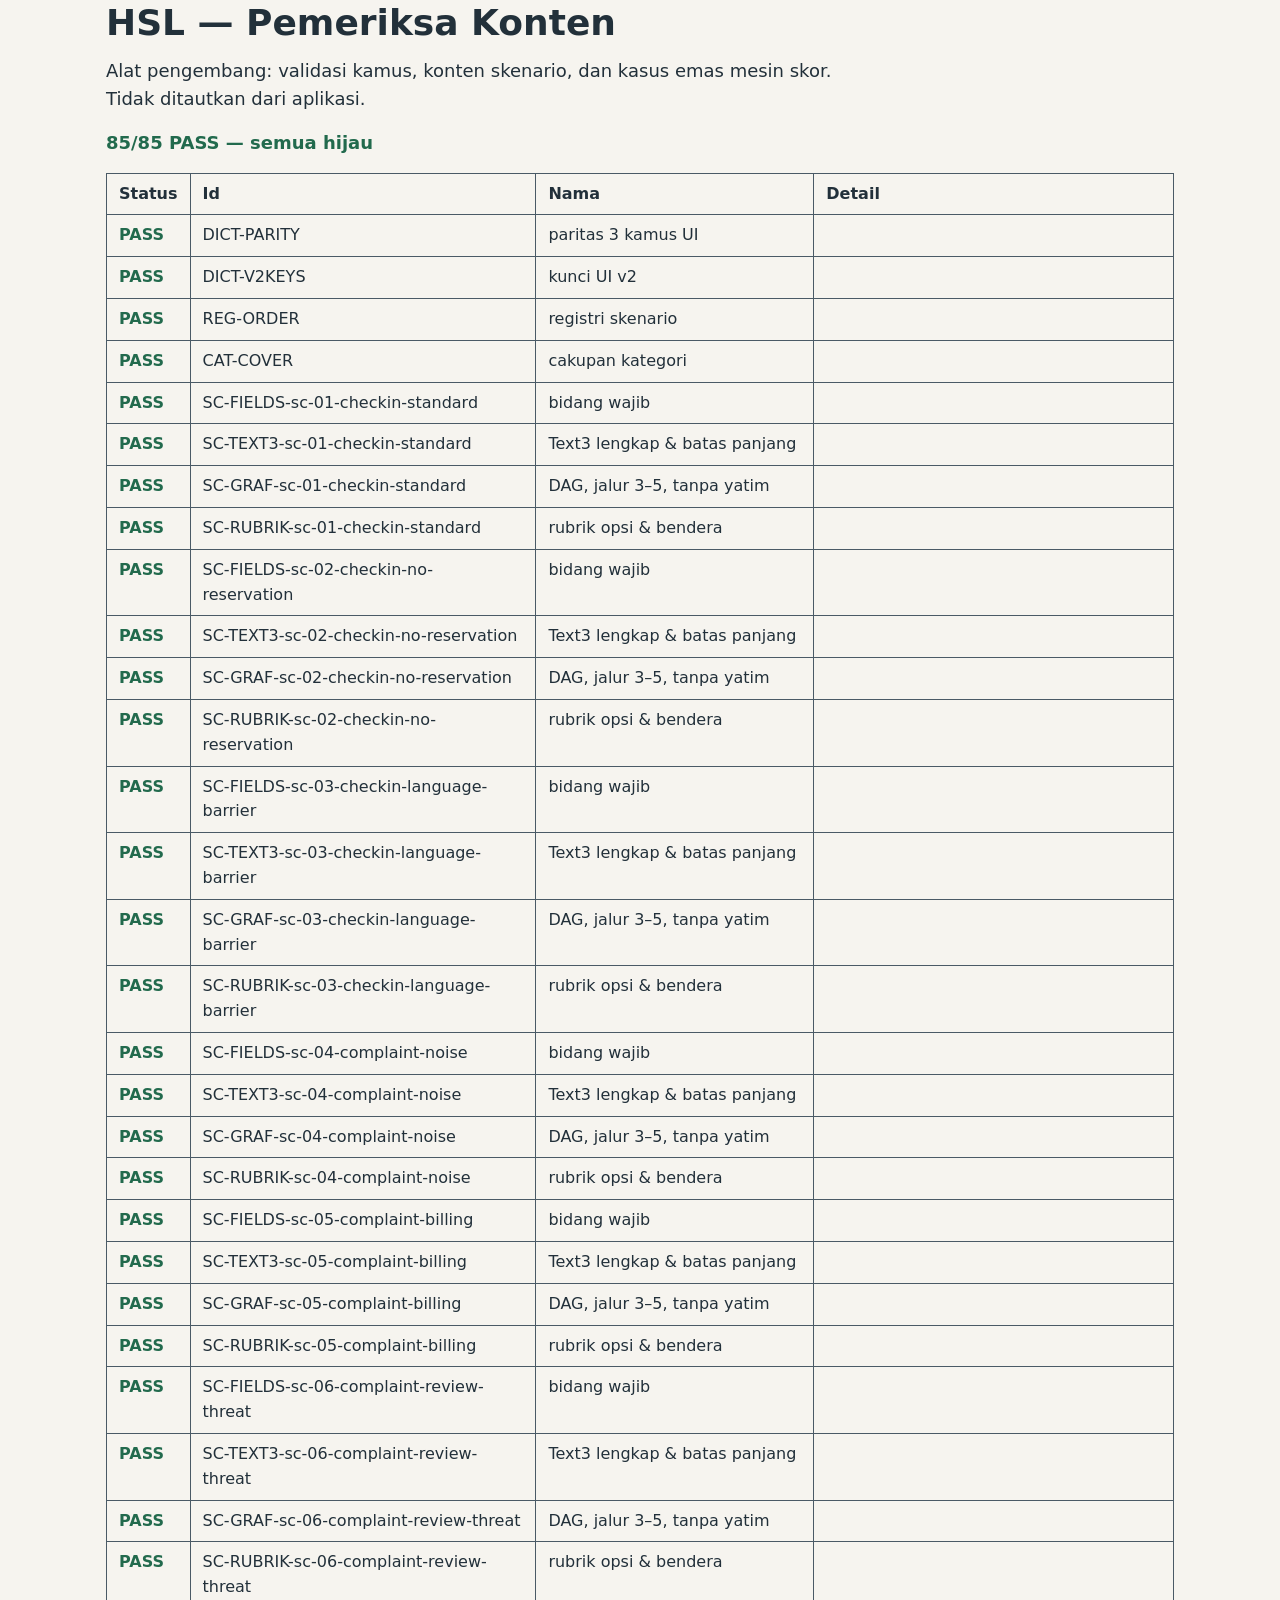
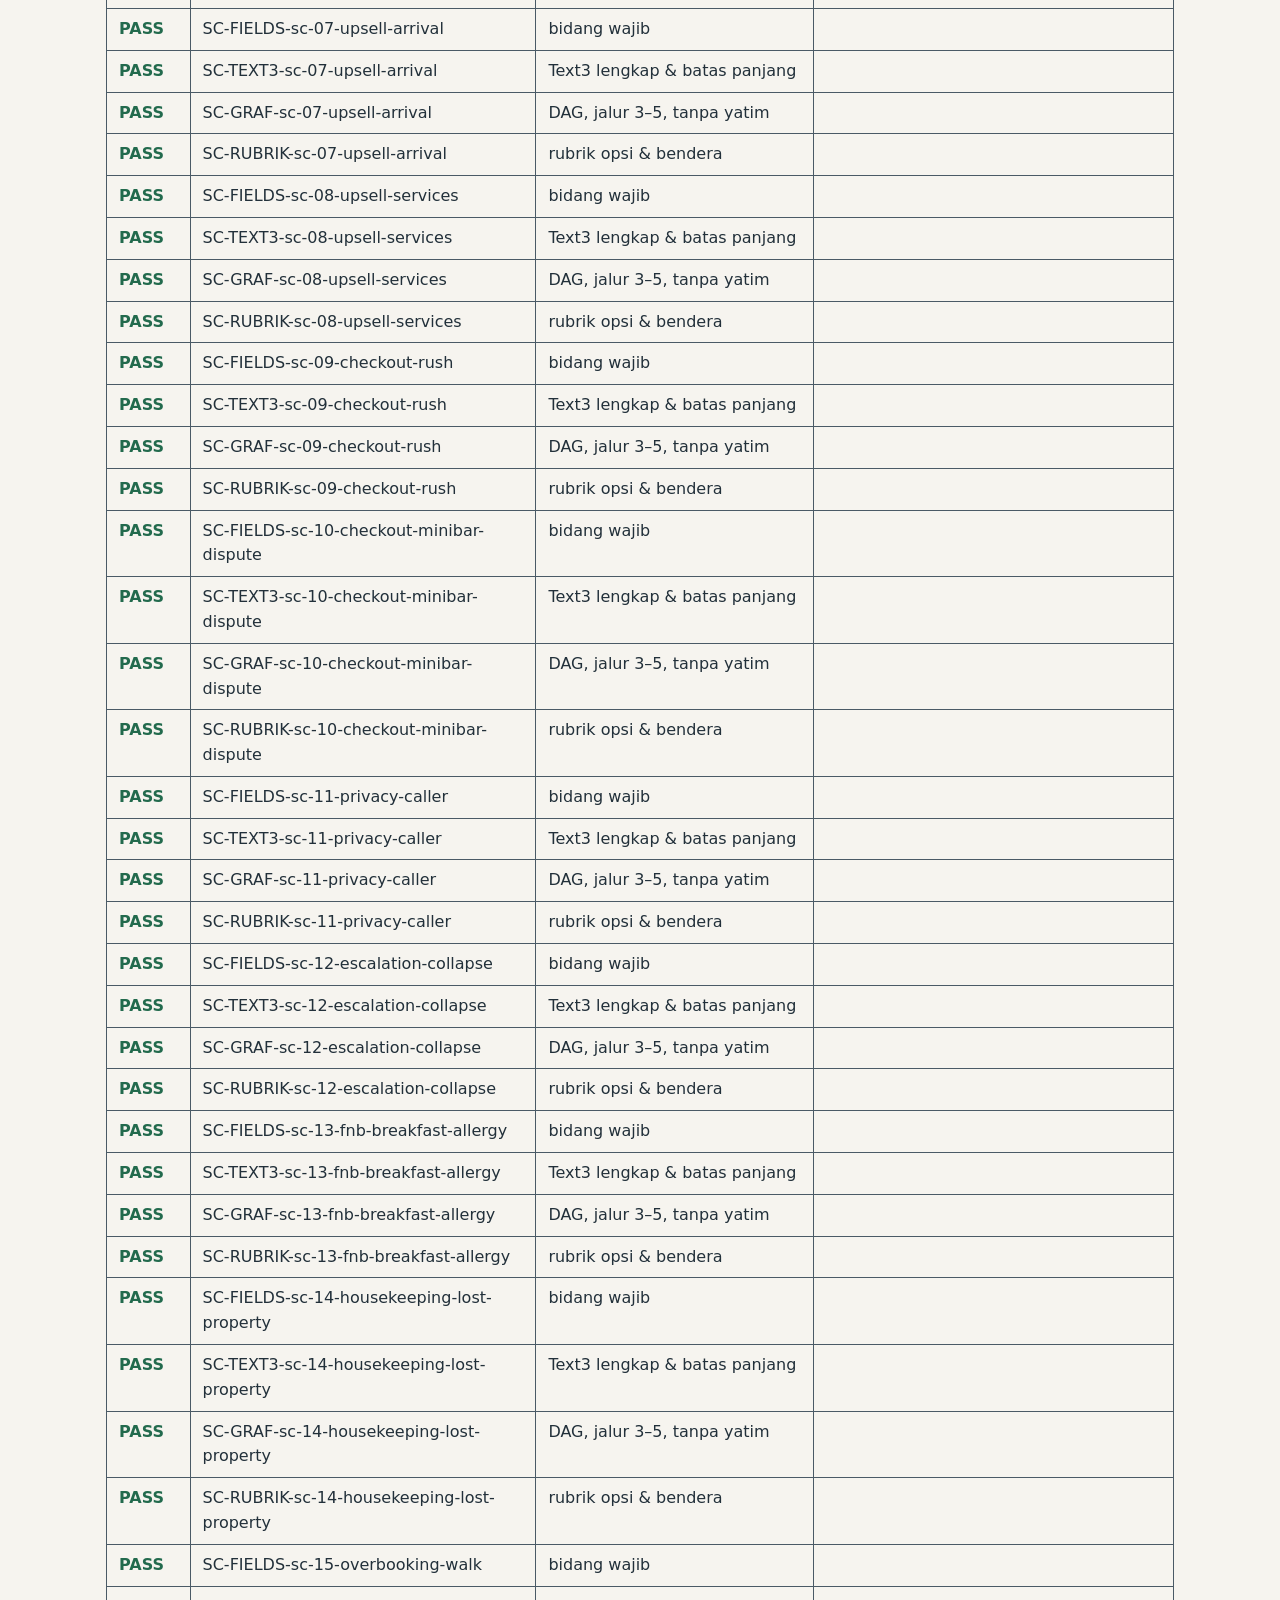
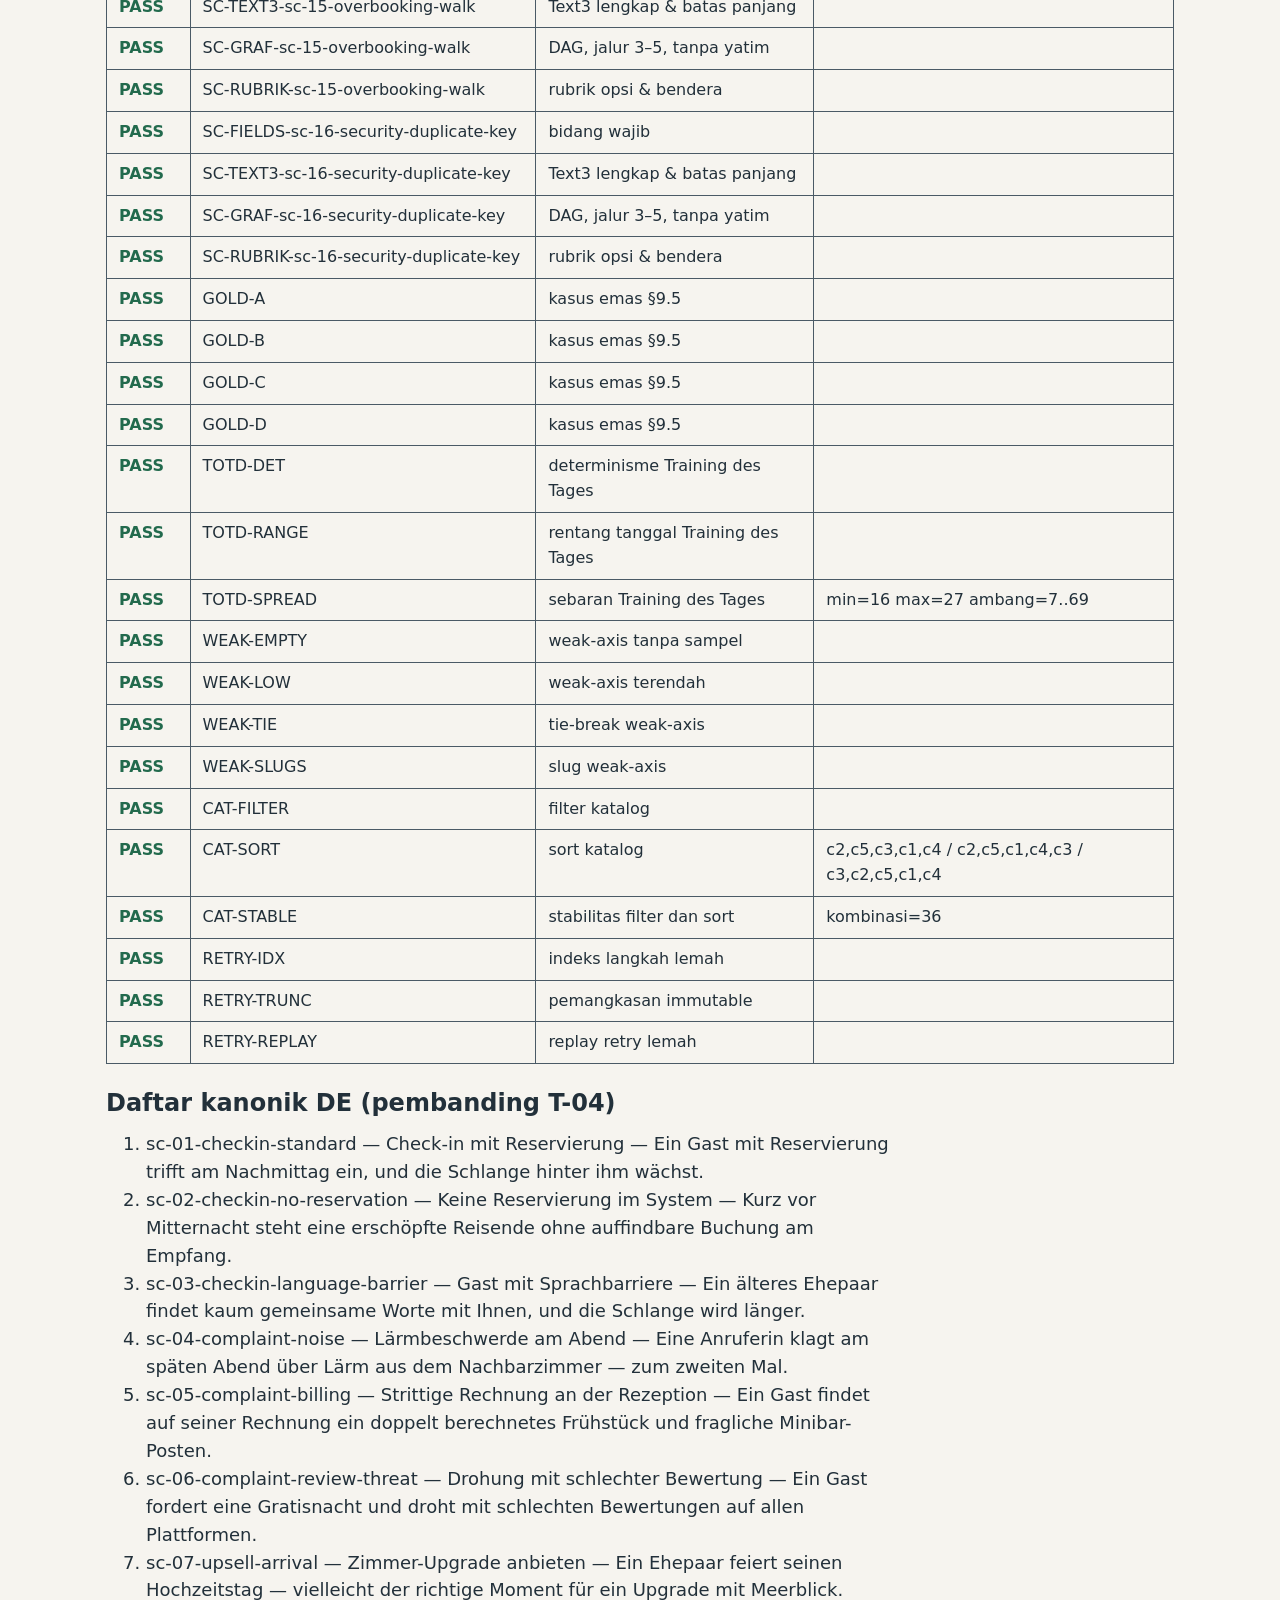
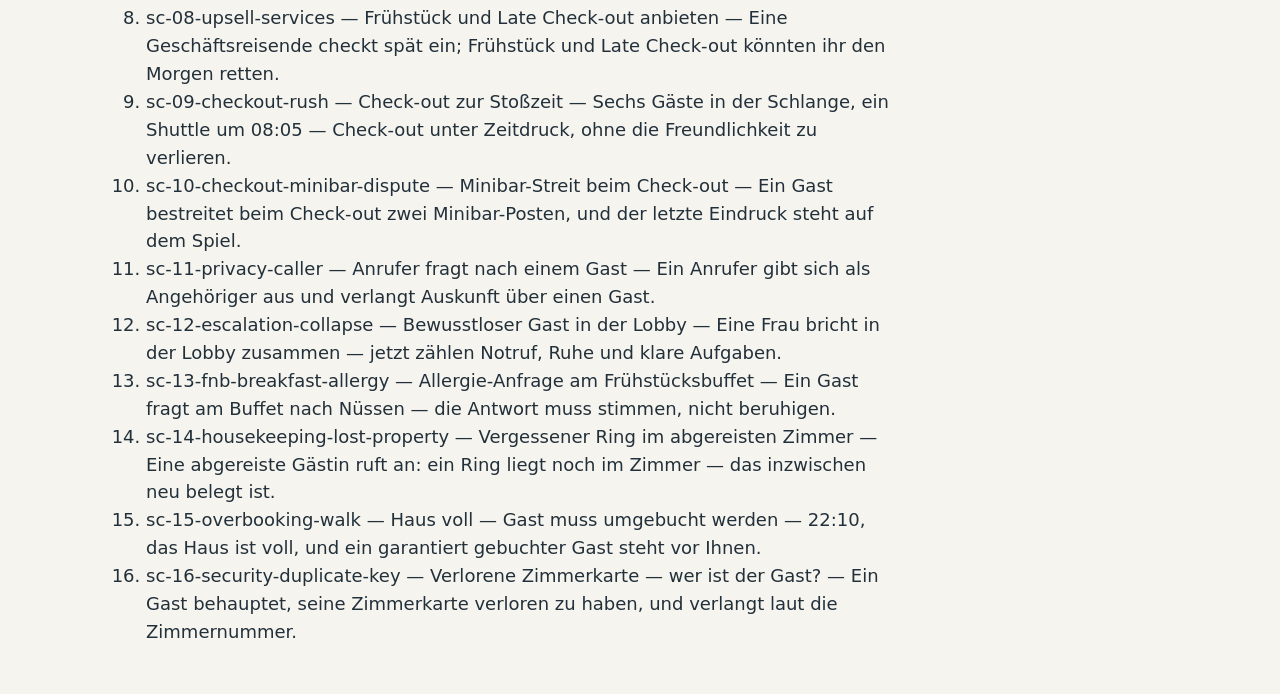
<file: tools/check.html>
<!DOCTYPE html>
<html lang="de">
<head>
  <meta charset="utf-8">
  <meta name="viewport" content="width=device-width, initial-scale=1">
  <title>HSL — Pemeriksa Konten</title>
  <link rel="icon" href="../assets/favicon.svg" type="image/svg+xml">
  <link rel="stylesheet" href="../css/styles.css">
  <script src="../i18n/de.js" defer></script>
  <script src="../i18n/en.js" defer></script>
  <script src="../i18n/id.js" defer></script>
  <script src="../data/registry.js" defer></script>
  <script src="../data/scenarios/sc-01-checkin-standard.js" defer></script>
  <script src="../data/scenarios/sc-02-checkin-no-reservation.js" defer></script>
  <script src="../data/scenarios/sc-03-checkin-language-barrier.js" defer></script>
  <script src="../data/scenarios/sc-04-complaint-noise.js" defer></script>
  <script src="../data/scenarios/sc-05-complaint-billing.js" defer></script>
  <script src="../data/scenarios/sc-06-complaint-review-threat.js" defer></script>
  <script src="../data/scenarios/sc-07-upsell-arrival.js" defer></script>
  <script src="../data/scenarios/sc-08-upsell-services.js" defer></script>
  <script src="../data/scenarios/sc-09-checkout-rush.js" defer></script>
  <script src="../data/scenarios/sc-10-checkout-minibar-dispute.js" defer></script>
  <script src="../data/scenarios/sc-11-privacy-caller.js" defer></script>
  <script src="../data/scenarios/sc-12-escalation-collapse.js" defer></script>
  <script src="../data/scenarios/sc-13-fnb-breakfast-allergy.js" defer></script>
  <script src="../data/scenarios/sc-14-housekeeping-lost-property.js" defer></script>
  <script src="../data/scenarios/sc-15-overbooking-walk.js" defer></script>
  <script src="../data/scenarios/sc-16-security-duplicate-key.js" defer></script>
  <script src="../js/engine.js" defer></script>
  <script src="check.js" defer></script>
</head>
<body class="page">
  <script>document.documentElement.classList.add("js")</script>
  <main id="main">
    <h1>HSL — Pemeriksa Konten</h1>
    <p>Alat pengembang: validasi kamus, konten skenario, dan kasus emas mesin skor. Tidak ditautkan dari aplikasi.</p>
    <div id="check-out"></div>
  </main>
</body>
</html>
</file>
<file: css/styles.css>
/* Hotel Scenario Lab v1 — satu-satunya berkas CSS.
   Urutan: 1. Token · 2. Reset & basis · 3. Tata letak halaman · 4. Komponen ·
   5. Pemutar · 6. Utilitas & gerak */

/* 1. Token */
:root {
  /* Warna — pasangan pemakaian wajib lolos audit kontras T-13;
     penyetelan lightness diizinkan asal peran & nuansa dipertahankan. */
  --c-bg: #F6F4EF;          /* latar kertas hangat */
  --c-surface: #FFFFFF;     /* kartu/permukaan */
  --c-ink: #22303A;         /* teks utama (di atas bg/surface) */
  --c-ink-soft: #4A5A66;    /* teks sekunder */
  --c-primary: #1F4D3F;     /* hijau pinus dalam; teks putih di atasnya */
  --c-accent: #8A6A2F;      /* kuningan tua — aman sebagai teks di putih */
  --c-accent-soft: #C9A961; /* kuningan terang — HANYA ornamen besar/garis, dilarang untuk teks kecil */
  --c-success: #226A4D;
  --c-warn: #7A5A18;
  --c-danger: #9F3B31;

  /* Tipografi — hanya fon sistem (tanpa fon eksternal) */
  --font-sans: system-ui, -apple-system, "Segoe UI", Roboto, "Noto Sans", sans-serif;
  --text-s: clamp(0.875rem, 0.85rem + 0.2vw, 1rem);
  --text-m: clamp(1rem, 0.95rem + 0.4vw, 1.125rem);
  --text-l: clamp(1.25rem, 1.15rem + 0.8vw, 1.5rem);
  --text-xl: clamp(1.5rem, 1.3rem + 1.6vw, 2.25rem);
  --leading: 1.55;

  /* Spasi (basis 4), radius, bayangan */
  --sp-1: 4px; --sp-2: 8px; --sp-3: 12px; --sp-4: 16px;
  --sp-5: 24px; --sp-6: 32px; --sp-7: 48px; --sp-8: 64px;
  --radius-card: 12px; --radius-btn: 8px;
  --shadow-card: 0 1px 3px rgba(34, 48, 58, 0.10);

  /* Gerak */
  --dur-quick: 140ms; --dur-std: 220ms;
  --ease-out: cubic-bezier(0.2, 0.7, 0.3, 1);
}
/* Aturan pemakaian warna:
   - var(--c-accent) sebagai teks kecil hanya di atas var(--c-surface);
     di atas var(--c-bg) rasionya di bawah 4.5:1 — jangan dipakai di sana.
   - var(--c-accent-soft) dilarang untuk teks kecil; hanya ornamen/garis/latar aksen besar. */

/* 2. Reset & basis */
*, *::before, *::after { box-sizing: border-box; }
html { -webkit-text-size-adjust: 100%; }
body {
  margin: 0;
  font-family: var(--font-sans);
  font-size: var(--text-m);
  line-height: var(--leading);
  color: var(--c-ink);
  background: var(--c-bg);
}
h1, h2, h3 { line-height: 1.25; margin: 0 0 var(--sp-3); }
h1 { font-size: var(--text-xl); }
h2 { font-size: var(--text-l); }
h3 { font-size: var(--text-m); }
p, ul, ol, dl { margin: 0 0 var(--sp-4); }
p, li, dd, blockquote { max-width: 65ch; }
img, svg { max-width: 100%; }
* { overflow-wrap: break-word; }
a { color: var(--c-primary); text-decoration: underline; }
a:hover { text-decoration-thickness: 2px; }
button { font: inherit; color: inherit; }
fieldset { border: 1px solid var(--c-ink-soft); border-radius: var(--radius-btn); padding: var(--sp-4); margin: 0 0 var(--sp-4); }
legend { padding: 0 var(--sp-2); font-weight: 600; }

/* Peningkatan progresif */
html:not(.js) .js-only { display: none; }
html.js .no-js-only { display: none; }

/* Fokus */
:focus-visible { outline: 3px solid var(--c-primary); outline-offset: 2px; }
.btn--primary:focus-visible, .lang-switch__btn[aria-pressed="true"]:focus-visible { outline-color: #FFFFFF; outline-offset: -5px; }
[tabindex="-1"]:focus { outline: none; }
[tabindex="-1"]:focus-visible { outline: 3px solid var(--c-primary); outline-offset: 2px; }

/* 3. Tata letak halaman */
.page { max-width: 720px; margin: 0 auto; padding: 0 var(--sp-4) var(--sp-6); }
.skip-link {
  position: absolute; left: -9999px; top: 0;
  background: var(--c-primary); color: #FFFFFF; padding: var(--sp-3) var(--sp-4);
  border-radius: 0 0 var(--radius-btn) var(--radius-btn); z-index: 10;
}
.skip-link:focus, .skip-link:focus-visible { left: var(--sp-2); }
.app-header {
  display: flex; flex-wrap: wrap; align-items: baseline; gap: var(--sp-2) var(--sp-4);
  padding: var(--sp-4) 0 var(--sp-3);
  border-bottom: 2px solid var(--c-accent-soft);
  margin-bottom: var(--sp-5);
}
.app-header__name { font-size: var(--text-l); font-weight: 700; margin: 0; }
.app-header__name a { text-decoration: none; color: var(--c-ink); }
.app-header__name a:hover { text-decoration: underline; }
.app-header__sub { margin: 0; color: var(--c-ink-soft); font-size: var(--text-s); flex: 1 1 auto; }
.app-header .lang-switch-slot { margin-left: auto; }
main { display: block; }
main:focus { outline: none; }
.footer {
  margin-top: var(--sp-7); padding-top: var(--sp-4);
  border-top: 1px solid var(--c-accent-soft);
  color: var(--c-ink-soft); font-size: var(--text-s);
}
.footer p { margin-bottom: var(--sp-2); }

/* 4. Komponen */
.lang-switch { display: inline-flex; gap: var(--sp-1); }
.lang-switch__btn {
  min-width: 44px; min-height: 44px; padding: var(--sp-2) var(--sp-3);
  border: 1px solid var(--c-primary); border-radius: var(--radius-btn);
  background: var(--c-surface); color: var(--c-primary); font-weight: 600; cursor: pointer;
  transition: background-color var(--dur-quick) var(--ease-out), color var(--dur-quick) var(--ease-out);
}
.lang-switch__btn:hover { background: var(--c-bg); }
.lang-switch__btn[aria-pressed="true"] { background: var(--c-primary); color: #FFFFFF; }

.banner {
  display: flex; align-items: flex-start; gap: var(--sp-3);
  background: var(--c-surface); border: 1px solid var(--c-ink-soft);
  border-left: 5px solid var(--c-ink-soft);
  border-radius: var(--radius-btn); padding: var(--sp-3) var(--sp-4);
  margin-bottom: var(--sp-4); box-shadow: var(--shadow-card);
}
.banner__body { flex: 1 1 auto; }
.banner__text { margin: 0 0 var(--sp-2); }
.banner__text:last-child { margin-bottom: 0; }
.banner .icon { flex: 0 0 auto; width: 22px; height: 22px; margin-top: 3px; }
.banner--info    { border-color: var(--c-primary); border-left-color: var(--c-primary); }
.banner--info .icon { color: var(--c-primary); }
.banner--success { border-color: var(--c-success); border-left-color: var(--c-success); }
.banner--success .icon { color: var(--c-success); }
.banner--warn    { border-color: var(--c-warn); border-left-color: var(--c-warn); }
.banner--warn .icon { color: var(--c-warn); }
.banner--danger  { border-color: var(--c-danger); border-left-color: var(--c-danger); }
.banner--danger .icon { color: var(--c-danger); }
.banner__close {
  flex: 0 0 auto; min-width: 44px; min-height: 44px;
  border: none; background: none; cursor: pointer; font-size: 1.25rem; color: var(--c-ink-soft);
  border-radius: var(--radius-btn);
}
.banner__close:hover { color: var(--c-ink); background: var(--c-bg); }
.banner__action { margin-top: var(--sp-2); }

.chip-row { display: flex; flex-wrap: wrap; gap: var(--sp-2); padding: 0; margin: 0 0 var(--sp-5); list-style: none; }
.chip {
  display: inline-flex; align-items: center; min-height: 44px;
  padding: var(--sp-2) var(--sp-4);
  background: var(--c-surface); border: 1px solid var(--c-accent-soft);
  border-radius: 22px; text-decoration: none; color: var(--c-ink); font-size: var(--text-s);
  transition: background-color var(--dur-quick) var(--ease-out), border-color var(--dur-quick) var(--ease-out);
}
.chip:hover { border-color: var(--c-accent); background: var(--c-bg); }

.catalog-section { margin-bottom: var(--sp-6); }
.catalog-grid { display: grid; grid-template-columns: 1fr; gap: var(--sp-4); }
.card {
  position: relative; display: block;
  background: var(--c-surface); border-radius: var(--radius-card);
  border-top: 4px solid var(--c-accent-soft);
  box-shadow: var(--shadow-card);
  padding: var(--sp-4) var(--sp-4) var(--sp-4);
  text-decoration: none; color: var(--c-ink);
  transition: border-color var(--dur-quick) var(--ease-out), background-color var(--dur-quick) var(--ease-out);
}
.card:hover { border-top-color: var(--c-accent); background: #FFFDF8; }
.card h3 { margin: var(--sp-2) 0 var(--sp-2); }
.card__meta { display: flex; flex-wrap: wrap; gap: var(--sp-1) var(--sp-3); margin: 0; color: var(--c-ink-soft); font-size: var(--text-s); }
.card__meta .dots { color: var(--c-accent); letter-spacing: 2px; }
.card__summary { margin: 0 0 var(--sp-3); color: var(--c-ink-soft); font-size: var(--text-s); }
.card__status { display: flex; flex-wrap: wrap; align-items: center; gap: var(--sp-2) var(--sp-3); font-size: var(--text-s); }
.badge {
  display: inline-block; padding: 2px var(--sp-2);
  border: 1px solid var(--c-ink-soft); border-radius: var(--radius-btn);
  color: var(--c-ink-soft); font-size: var(--text-s);
}
.badge--done { border-color: var(--c-success); color: var(--c-success); }
.badge--active { border-color: var(--c-warn); color: var(--c-warn); }

.btn {
  display: inline-flex; align-items: center; justify-content: center; gap: var(--sp-2);
  min-height: 44px; min-width: 44px; padding: var(--sp-2) var(--sp-4);
  border: 1px solid var(--c-primary); border-radius: var(--radius-btn);
  background: var(--c-surface); color: var(--c-primary);
  font-weight: 600; cursor: pointer; text-decoration: none; text-align: center;
  transition: background-color var(--dur-quick) var(--ease-out), border-color var(--dur-quick) var(--ease-out), color var(--dur-quick) var(--ease-out);
}
.btn:hover { background: var(--c-bg); }
.btn--primary { background: var(--c-primary); color: #FFFFFF; }
.btn--primary:hover { background: #17392F; }
.btn--danger { border-color: var(--c-danger); color: var(--c-danger); }
.btn--danger:hover { background: #FBF1F0; }
.btn-row { display: flex; flex-wrap: wrap; gap: var(--sp-3); margin: var(--sp-4) 0; }

.panel {
  background: var(--c-surface); border-radius: var(--radius-card);
  box-shadow: var(--shadow-card); padding: var(--sp-4); margin-bottom: var(--sp-5);
}
.panel--celebrate { border-left: 5px solid var(--c-success); }
.first-visit .btn-row { margin-top: var(--sp-3); }
.first-visit__line { font-size: var(--text-m); }

.progress-line { font-weight: 600; }

.score-bar { margin-bottom: var(--sp-3); }
.score-bar__label { display: block; margin-bottom: var(--sp-1); font-size: var(--text-s); }
.score-bar__track { height: 10px; background: var(--c-bg); border: 1px solid var(--c-ink-soft); border-radius: 5px; overflow: hidden; max-width: 420px; }
.score-bar__fill { height: 100%; background: var(--c-primary); width: 0; transition: width var(--dur-std) var(--ease-out); }

.keys-row { display: inline-flex; align-items: center; gap: var(--sp-2); }
.keys-row__icons { display: inline-flex; gap: 2px; }
.icon { width: 20px; height: 20px; vertical-align: text-bottom; }
.icon-key { color: var(--c-ink-soft); }
.icon-key.is-filled { color: var(--c-accent); }
.keys-row__count { font-size: var(--text-s); color: var(--c-ink); }
.safety-flag { color: var(--c-danger); font-size: var(--text-s); display: inline-flex; align-items: center; gap: var(--sp-1); }

.visually-hidden {
  position: absolute; width: 1px; height: 1px; margin: -1px; padding: 0;
  overflow: hidden; clip: rect(0 0 0 0); white-space: nowrap; border: 0;
}

/* 5. Pemutar */
.player-status { display: flex; align-items: center; justify-content: space-between; gap: var(--sp-3); margin-bottom: var(--sp-4); }
.player-status__step { margin: 0; font-weight: 600; color: var(--c-ink-soft); font-size: var(--text-s); }
.context-card dl { margin: 0; }
.context-card dt { font-weight: 600; font-size: var(--text-s); color: var(--c-ink-soft); margin-top: var(--sp-3); }
.context-card dt:first-child { margin-top: 0; }
.context-card dd { margin: 0 0 var(--sp-1); }
.details-context {
  background: var(--c-surface); border-radius: var(--radius-card);
  box-shadow: var(--shadow-card); padding: var(--sp-3) var(--sp-4); margin-bottom: var(--sp-4);
}
.details-context summary { cursor: pointer; font-weight: 600; min-height: 28px; padding: var(--sp-2) 0; }
.details-context[open] summary { margin-bottom: var(--sp-2); }
.goals-list li { margin-bottom: var(--sp-1); }
.narration p { margin-bottom: var(--sp-3); }
.quote-guest {
  margin: 0 0 var(--sp-4); padding: var(--sp-2) var(--sp-4);
  border-left: 4px solid var(--c-accent-soft); font-style: italic; color: var(--c-ink);
}
.options { display: flex; flex-direction: column; gap: var(--sp-2); margin-bottom: var(--sp-4); }
.btn--option {
  width: 100%; justify-content: flex-start; text-align: left;
  font-weight: 400; background: var(--c-surface); color: var(--c-ink);
  border: 1px solid var(--c-ink-soft); padding: var(--sp-3) var(--sp-4);
}
.btn--option:hover { border-color: var(--c-primary); background: var(--c-bg); }
.btn--option[disabled] { opacity: 0.55; cursor: default; }
.btn--option[disabled]:hover { border-color: var(--c-ink-soft); background: var(--c-surface); }
.btn--option.is-chosen {
  opacity: 1; border: 2px solid var(--c-primary); background: #EFF4F1; font-weight: 600;
}
.feedback-card {
  background: var(--c-surface); border-radius: var(--radius-card);
  border-left: 5px solid var(--c-primary);
  box-shadow: var(--shadow-card); padding: var(--sp-4); margin-bottom: var(--sp-4);
}
.feedback-card--unsafe { border-left-color: var(--c-danger); }
.axis-chip {
  display: inline-block; margin-bottom: var(--sp-3); padding: var(--sp-1) var(--sp-3);
  background: var(--c-bg); border: 1px solid var(--c-ink-soft); border-radius: var(--radius-btn);
  font-size: var(--text-s); font-weight: 600;
}
.safety-note {
  display: flex; gap: var(--sp-2); align-items: flex-start;
  color: var(--c-danger); border: 1px solid var(--c-danger); border-radius: var(--radius-btn);
  padding: var(--sp-3) var(--sp-4); margin-bottom: var(--sp-3); font-weight: 600;
  background: #FBF1F0;
}
.safety-note .icon { flex: 0 0 auto; margin-top: 3px; }
.safety-note p { margin: 0; font-weight: 400; color: var(--c-ink); }
.safety-note strong { display: block; }
.outcome { padding: var(--sp-4); border-radius: var(--radius-card); background: var(--c-surface); box-shadow: var(--shadow-card); margin-bottom: var(--sp-5); border-top: 4px solid var(--c-ink-soft); }
.outcome--good { border-top-color: var(--c-success); }
.outcome--mixed { border-top-color: var(--c-warn); }
.outcome--poor { border-top-color: var(--c-danger); }
.result-block { margin-bottom: var(--sp-5); }
.debrief-tips { list-style: none; padding: 0; }
.debrief-tips li {
  background: var(--c-surface); border-radius: var(--radius-btn); box-shadow: var(--shadow-card);
  padding: var(--sp-3) var(--sp-4); margin-bottom: var(--sp-2);
  border-left: 4px solid var(--c-accent-soft);
}
.debrief-tips li.tip--safety { border-left-color: var(--c-danger); }
.debrief-tips li p { margin: 0; }
.path-recap { list-style: none; padding: 0; counter-reset: step; }
.path-recap > li { margin-bottom: var(--sp-2); }
.path-recap details { background: var(--c-surface); border-radius: var(--radius-btn); box-shadow: var(--shadow-card); padding: var(--sp-2) var(--sp-4); }
.path-recap summary { cursor: pointer; min-height: 32px; padding: var(--sp-2) 0; }
.verdict-sym { font-weight: 700; margin-right: var(--sp-1); }
.verdict-sym--strong { color: var(--c-success); }
.verdict-sym--ok { color: var(--c-warn); }
.verdict-sym--weak { color: var(--c-danger); }
.verdict-sym--unsafe { color: var(--c-danger); }
.verdict-label { font-size: var(--text-s); color: var(--c-ink-soft); margin-right: var(--sp-2); }
.recap-body { padding: var(--sp-2) 0; }
.player-error { text-align: left; }

/* Halaman info */
.info-lang h2 { margin-top: var(--sp-6); }
.info-lang h2:first-child { margin-top: 0; }
.info-lang { margin-bottom: var(--sp-7); }
.confirm-panel { border: 1px solid var(--c-danger); border-radius: var(--radius-btn); padding: var(--sp-4); }
.motion-fieldset label { display: flex; align-items: center; gap: var(--sp-2); min-height: 44px; }
.motion-fieldset input { width: 20px; height: 20px; accent-color: var(--c-primary); }

/* Halaman check (alat pengembang) */
.check-table { border-collapse: collapse; width: 100%; margin-bottom: var(--sp-5); }
.check-table th, .check-table td { border: 1px solid var(--c-ink-soft); padding: var(--sp-2) var(--sp-3); text-align: left; font-size: var(--text-s); vertical-align: top; }
.check-pass { color: var(--c-success); font-weight: 700; }
.check-fail { color: var(--c-danger); font-weight: 700; }

/* 6. Utilitas & gerak */
.hidden { display: none; }

/* Breakpoint: tablet */
@media (min-width: 768px) {
  .page { max-width: 960px; }
  .catalog-grid { grid-template-columns: repeat(2, 1fr); }
  .player-main { max-width: 680px; margin: 0 auto; }
}

/* Breakpoint: desktop */
@media (min-width: 1024px) {
  .page { max-width: 1100px; }
  .catalog-grid { grid-template-columns: repeat(3, 1fr); }
  .player-layout { display: grid; grid-template-columns: minmax(0, 680px) minmax(240px, 1fr); gap: var(--sp-6); align-items: start; }
  .player-main { margin: 0; }
  .details-context.ctx-pinned { position: sticky; top: var(--sp-4); }
  .details-context.ctx-pinned summary { pointer-events: none; }
}

/* Breakpoint: layar lebar */
@media (min-width: 1440px) {
  .page { max-width: 1200px; padding-left: var(--sp-5); padding-right: var(--sp-5); }
  .app-header { padding-top: var(--sp-5); }
  .catalog-grid { gap: var(--sp-5); }
}

/* Animasi (hanya transform/opacity/warna; maks 300 ms) */
@keyframes hsl-fade-in { from { opacity: 0; } to { opacity: 1; } }
@keyframes hsl-fade-up { from { opacity: 0; transform: translateY(8px); } to { opacity: 1; transform: translateY(0); } }
@keyframes hsl-pop { from { opacity: 0; transform: scale(0.9); } to { opacity: 1; transform: scale(1); } }
html.motion-full .view-enter { animation: hsl-fade-in 180ms var(--ease-out); }
html.motion-full .feedback-card { animation: hsl-fade-up var(--dur-std) var(--ease-out); }
html.motion-full .keys-row .icon-key { animation: hsl-pop var(--dur-std) var(--ease-out) backwards; }

/* Gerak dikurangi: pengaturan manual "reduce", atau preferensi OS saat mode bukan "full".
   Transisi warna hover/fokus boleh tetap hidup; animasi & transisi gerak dimatikan. */
html.motion-reduce .view-enter,
html.motion-reduce .feedback-card,
html.motion-reduce .keys-row .icon-key { animation: none; }
html.motion-reduce .score-bar__fill { transition-duration: 0.01ms; }
@media (prefers-reduced-motion: reduce) {
  html:not(.motion-full) .view-enter,
  html:not(.motion-full) .feedback-card,
  html:not(.motion-full) .keys-row .icon-key { animation: none; }
  html:not(.motion-full) .score-bar__fill { transition-duration: 0.01ms; }
}

/* v2: Training des Tages, Schwerpunkt und Katalogfilter */
.totd, .drill { border-left: 5px solid var(--c-accent); }
.totd__date { color: var(--c-ink-soft); font-size: var(--text-s); }
.totd h3, .drill h2 { margin-top: var(--sp-2); }
.drill { border-left-color: var(--c-primary); }
.drill ul { margin-bottom: var(--sp-4); }
.catalog-filter { margin-bottom: var(--sp-3); }
.catalog-filter fieldset { display: grid; grid-template-columns: repeat(4, minmax(0, 1fr)); gap: var(--sp-3); align-items: end; }
.catalog-filter legend { grid-column: 1 / -1; }
.catalog-filter label { display: flex; flex-direction: column; gap: var(--sp-1); font-size: var(--text-s); font-weight: 600; }
.catalog-filter select { min-height: 44px; padding: var(--sp-2) var(--sp-3); border: 1px solid var(--c-ink-soft); border-radius: var(--radius-btn); background: var(--c-surface); color: var(--c-ink); font: inherit; }
.catalog-filter .btn { align-self: end; }
.filter-count { min-height: 1.55em; color: var(--c-ink-soft); font-size: var(--text-s); }
.badge--mastered { border-color: var(--c-success); color: var(--c-success); background: #EFF4F1; }
.badge--totd { border-color: var(--c-accent); color: var(--c-accent); }
.badge--drill { border-color: var(--c-primary); color: var(--c-primary); }
.retry-weak { display: inline-flex; flex-direction: column; align-items: flex-start; gap: var(--sp-1); }
.retry-weak__hint { margin: 0; color: var(--c-ink-soft); font-size: var(--text-s); }
@media (max-width: 600px) {
  .catalog-filter fieldset { grid-template-columns: repeat(2, minmax(0, 1fr)); }
}
@media (max-width: 375px) {
  .catalog-filter fieldset { display: flex; flex-direction: column; align-items: stretch; }
  .catalog-filter label, .catalog-filter select, .catalog-filter .btn { width: 100%; }
}
</file>
